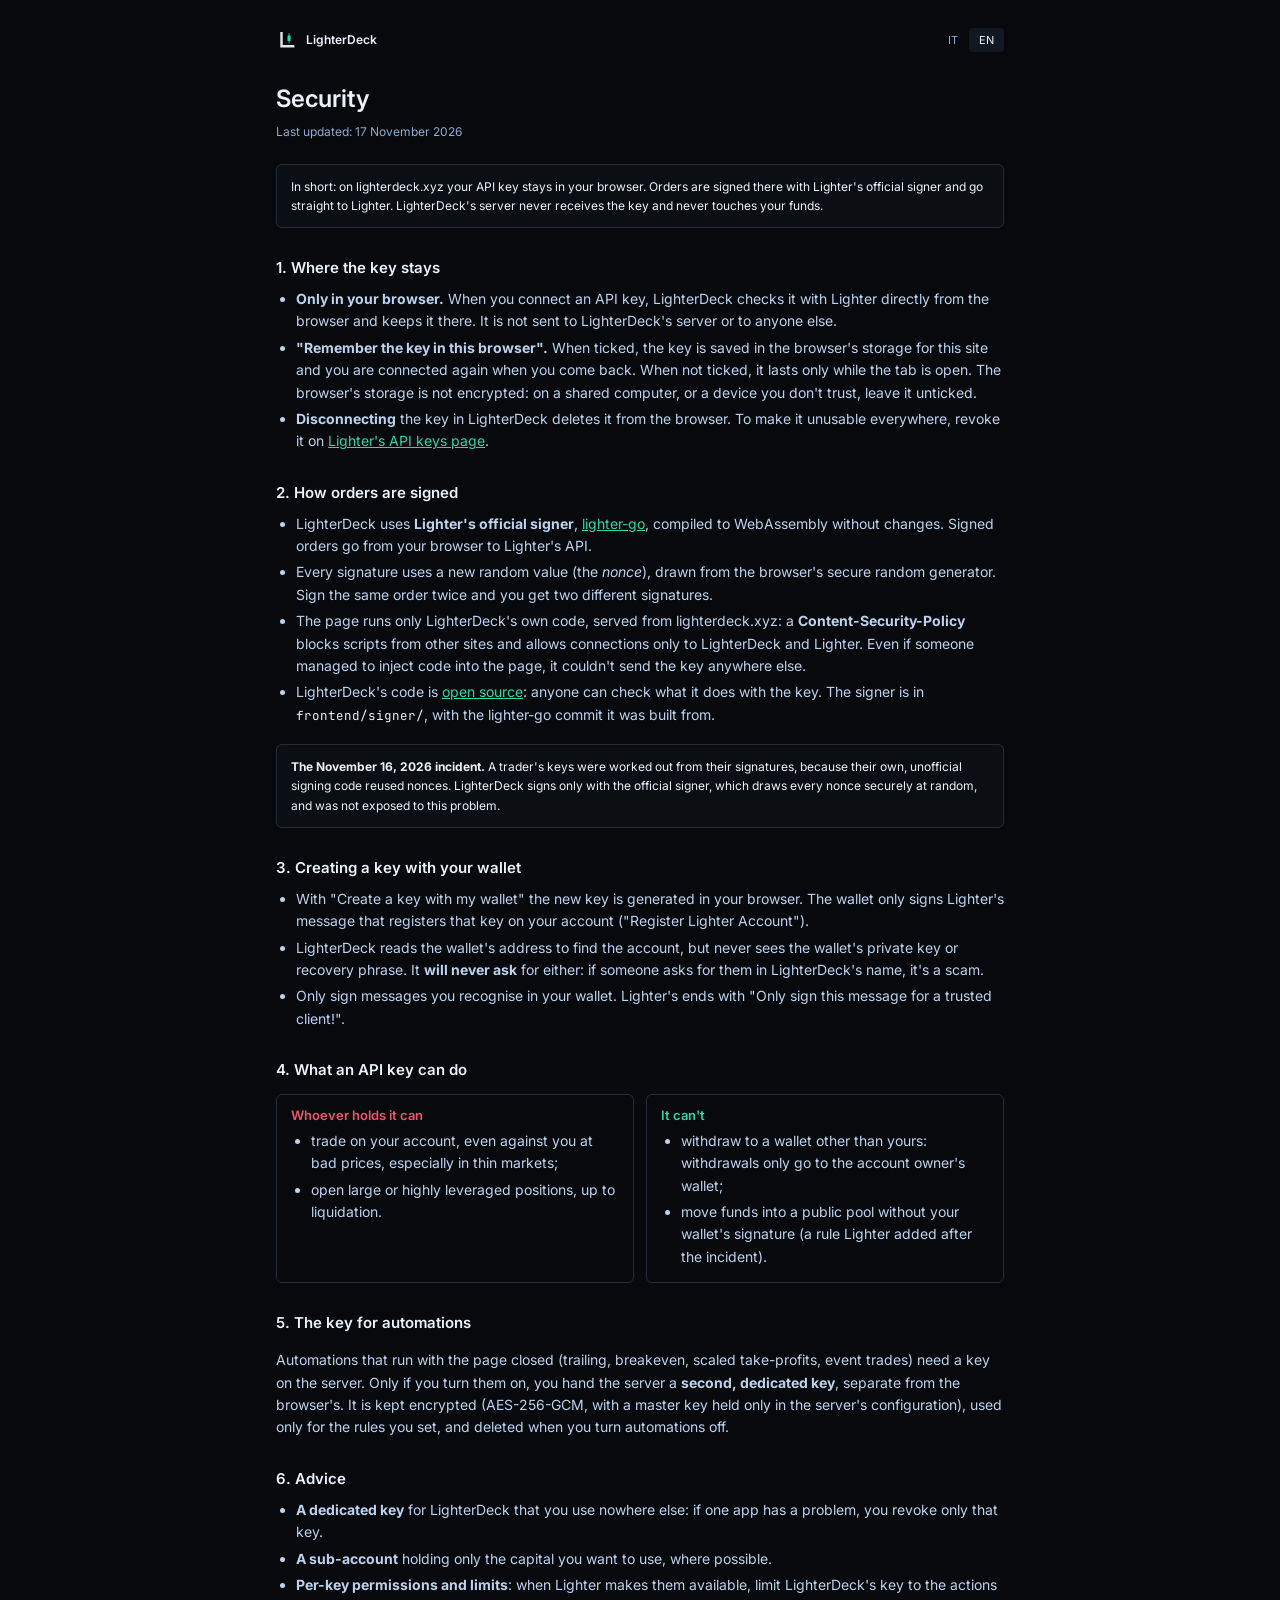
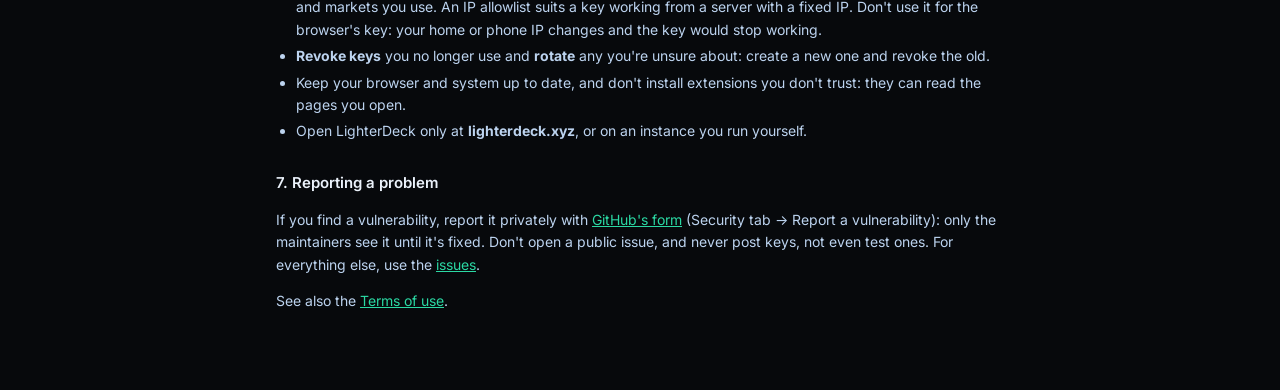
<file: frontend/security.html>
<!doctype html>
<html lang="it">
<head>
<meta charset="utf-8">
<meta name="viewport" content="width=device-width, initial-scale=1">
<title>Sicurezza · LighterDeck</title>
<meta name="description" content="Come LighterDeck tratta la tua API key di Lighter: dove resta, come firma gli ordini e cosa puoi fare per proteggerla.">
<meta name="theme-color" content="#07090c">
<link rel="icon" href="favicon.svg" type="image/svg+xml">
<link rel="preconnect" href="https://fonts.googleapis.com">
<link rel="preconnect" href="https://fonts.gstatic.com" crossorigin>
<link href="https://fonts.googleapis.com/css2?family=Inter:wght@400;500;600&family=JetBrains+Mono:wght@400;500&display=swap" rel="stylesheet">
<script>
  // the app's theme and language, so the page looks and reads like the rest of LighterDeck
  try { document.documentElement.dataset.theme = JSON.parse(localStorage.getItem("ld.theme")) || "ghiaccio"; }
  catch (e) { document.documentElement.dataset.theme = "ghiaccio"; }
  var LANG = "it";
  try { LANG = new URLSearchParams(location.search).get("lang") || JSON.parse(localStorage.getItem("ld.lang")) || (navigator.language || "").slice(0, 2); } catch (e) {}
  if (LANG !== "it") LANG = "en";
  document.documentElement.lang = LANG;
</script>
<link rel="stylesheet" href="style.css?v=160">
<style>
  html, body { height: auto; overflow: auto; }
  body { display: block; font-family: var(--ui); line-height: 1.6; }
  .terms { max-width: 760px; margin: 0 auto; padding: 28px 16px 64px; }
  .terms-top { display: flex; align-items: center; gap: 10px; margin-bottom: 28px; }
  .terms-top a.home { display: inline-flex; align-items: center; gap: 8px; color: var(--text); text-decoration: none; font-weight: 600; }
  .terms-top .grow { flex: 1; }
  .terms-top .seg button { padding: 4px 10px; }
  .terms h1 { font-size: 24px; margin: 0 0 4px; font-weight: 600; }
  .terms .date { color: var(--muted); font-size: 12px; margin: 0 0 22px; }
  .terms h2 { font-size: 15px; margin: 28px 0 8px; font-weight: 600; }
  .terms p, .terms li { color: var(--text-2); font-size: 14px; }
  .terms ul { padding-left: 20px; margin: 8px 0; }
  .terms li { margin: 4px 0; }
  .terms a { color: var(--green); }
  .terms code { font-family: var(--mono); font-size: 12.5px; color: var(--text); }
  .terms .box { margin: 18px 0; padding: 12px 14px; border: 1px solid var(--line-2); border-radius: var(--r); background: var(--surface); }
  .terms .can { display: grid; grid-template-columns: minmax(0, 1fr) minmax(0, 1fr); gap: 12px; margin: 12px 0; }
  .terms .can > div { padding: 10px 14px; border: 1px solid var(--line-2); border-radius: var(--r); }
  .terms .can h3 { margin: 0 0 4px; font-size: 13px; font-weight: 600; }
  .terms .can .yes h3 { color: var(--red); }
  .terms .can .no h3 { color: var(--green); }
  .terms .can ul { margin: 0; }
  @media (max-width: 640px) { .terms .can { grid-template-columns: minmax(0, 1fr); } }
  [data-l]:not([data-l="it"]) { display: none; }
  html[lang="en"] [data-l="it"] { display: none; }
  html[lang="en"] [data-l="en"] { display: block; }
</style>
</head>
<body>
<main class="terms">
  <div class="terms-top">
    <a class="home" href="/"><img src="logo.svg?v=1" alt="" width="22" height="22">LighterDeck</a>
    <div class="grow"></div>
    <div class="seg" id="langSeg"><button data-set="it">IT</button><button data-set="en">EN</button></div>
  </div>

  <!-- ================= italiano ================= -->
  <article data-l="it">
    <h1>Sicurezza</h1>
    <p class="date">Ultimo aggiornamento: 17 novembre 2026</p>

    <div class="box">In breve: su lighterdeck.xyz la tua API key resta nel tuo browser. Gli ordini vengono firmati lì con il firmatario ufficiale di Lighter e vanno direttamente a Lighter. Il server di LighterDeck non riceve mai la chiave e non tocca mai i tuoi fondi.</div>

    <h2>1. Dove resta la chiave</h2>
    <ul>
      <li><b>Solo nel tuo browser.</b> Quando colleghi una API key, LighterDeck la verifica con Lighter direttamente dal browser e la tiene lì. Non viene inviata al server di LighterDeck né a nessun altro.</li>
      <li><b>"Ricorda la chiave su questo browser".</b> Se la casella è spuntata, la chiave è salvata nella memoria del browser per questo sito e ritrovi il collegamento quando torni. Se non è spuntata, resta solo finché la scheda è aperta. La memoria del browser non è cifrata: su un computer condiviso, o se non ti fidi del dispositivo, togli la spunta.</li>
      <li><b>Scollegare</b> la chiave da LighterDeck la cancella dal browser. Per renderla inutilizzabile ovunque, revocala dalla <a href="https://app.lighter.xyz/apikeys" target="_blank" rel="noopener">pagina API keys di Lighter</a>.</li>
    </ul>

    <h2>2. Come vengono firmati gli ordini</h2>
    <ul>
      <li>LighterDeck usa il <b>firmatario ufficiale di Lighter</b>, <a href="https://github.com/elliottech/lighter-go" target="_blank" rel="noopener">lighter-go</a>, compilato in WebAssembly senza modifiche. Gli ordini firmati vanno dal tuo browser all'API di Lighter.</li>
      <li>Ogni firma usa un valore casuale nuovo (il <i>nonce</i>), generato con il generatore sicuro del browser. Se lo stesso ordine viene firmato due volte, le firme sono diverse.</li>
      <li>La pagina esegue solo il codice di LighterDeck, servito da lighterdeck.xyz: una <b>Content-Security-Policy</b> blocca gli script di altri siti e permette collegamenti solo a LighterDeck e a Lighter. Anche se qualcuno riuscisse a inserire del codice nella pagina, non potrebbe mandare la chiave altrove.</li>
      <li>Il codice di LighterDeck è <a href="https://github.com/telcoray/LighterDeck" target="_blank" rel="noopener">open source</a>: chiunque può controllare cosa fa con la chiave. Il firmatario è nella cartella <code>frontend/signer/</code>, con il commit di lighter-go da cui è compilato.</li>
    </ul>

    <div class="box"><b>L'incidente del 16 novembre 2026.</b> Le chiavi di un trader sono state ricavate dalle sue firme, perché il suo codice di firma, non ufficiale, riutilizzava i nonce. LighterDeck firma solo con il firmatario ufficiale, che genera ogni nonce in modo casuale e sicuro, e non era esposto a questo problema.</div>

    <h2>3. Creare una chiave con il wallet</h2>
    <ul>
      <li>Con "Crea una chiave con il wallet" la nuova chiave viene generata nel tuo browser. Il wallet firma soltanto il messaggio di Lighter che registra quella chiave sul tuo account ("Register Lighter Account").</li>
      <li>LighterDeck legge l'indirizzo del wallet per trovare l'account, ma non vede mai la chiave privata o la frase di recupero del wallet. <b>Non chiederà mai</b> né l'una né l'altra: se qualcuno te le chiede a nome di LighterDeck, è una truffa.</li>
      <li>Firma nel wallet solo messaggi che riconosci. Quello di Lighter termina con "Only sign this message for a trusted client!".</li>
    </ul>

    <h2>4. Cosa può fare una API key</h2>
    <div class="can">
      <div class="yes"><h3>Chi la ottiene può</h3>
        <ul>
          <li>fare trading sul tuo account, anche contro di te a prezzi sfavorevoli, soprattutto nei mercati poco liquidi;</li>
          <li>aprire posizioni grandi o con leva alta, fino alla liquidazione.</li>
        </ul>
      </div>
      <div class="no"><h3>Non può</h3>
        <ul>
          <li>prelevare verso un wallet diverso dal tuo: i prelievi vanno solo al wallet del proprietario dell'account;</li>
          <li>spostare fondi in un pool pubblico senza la firma del tuo wallet (regola introdotta da Lighter dopo l'incidente).</li>
        </ul>
      </div>
    </div>

    <h2>5. La chiave per le automazioni</h2>
    <p>Le automazioni che girano a pagina chiusa (trailing, breakeven, take-profit multipli, trade sugli eventi) hanno bisogno di una chiave sul server. Solo se le attivi, affidi al server una <b>seconda chiave dedicata</b>, diversa da quella del browser. È conservata cifrata (AES-256-GCM, con una chiave principale che sta solo nella configurazione del server), è usata solo per le regole che imposti e viene cancellata quando disattivi le automazioni.</p>

    <h2>6. Consigli</h2>
    <ul>
      <li><b>Una chiave dedicata</b> a LighterDeck, che non usi altrove: se un'app ha un problema, revochi solo quella.</li>
      <li><b>Un sub-account</b> con il solo capitale che vuoi usare, se possibile.</li>
      <li><b>Permessi e limiti per chiave</b>: quando Lighter li renderà disponibili, limita la chiave di LighterDeck alle azioni e ai mercati che usi. L'elenco di IP consentiti va bene per una chiave che lavora su un server con IP fisso. Non usarlo per la chiave nel browser: l'IP di casa o del telefono cambia e la chiave smetterebbe di funzionare.</li>
      <li><b>Revoca le chiavi</b> che non usi più e <b>ruota</b> quelle di cui non sei sicuro: ne crei una nuova e revochi la vecchia.</li>
      <li>Tieni aggiornati browser e sistema, e non installare estensioni di cui non ti fidi: possono leggere le pagine che apri.</li>
      <li>Apri LighterDeck solo da <b>lighterdeck.xyz</b>, o da un'istanza che gestisci tu.</li>
    </ul>

    <h2>7. Segnalare un problema</h2>
    <p>Se trovi una vulnerabilità, segnalala in privato con il <a href="https://github.com/telcoray/LighterDeck/security/advisories/new" target="_blank" rel="noopener">modulo di GitHub</a> (scheda Security → Report a vulnerability): la vedono solo i maintainer finché non è corretta. Non aprire una issue pubblica e non pubblicare mai chiavi, nemmeno di test. Per tutto il resto usa le <a href="https://github.com/telcoray/LighterDeck/issues" target="_blank" rel="noopener">issue</a>.</p>
    <p>Vedi anche i <a href="/terms">Termini d'uso</a>.</p>
  </article>

  <!-- ================= English ================= -->
  <article data-l="en">
    <h1>Security</h1>
    <p class="date">Last updated: 17 November 2026</p>

    <div class="box">In short: on lighterdeck.xyz your API key stays in your browser. Orders are signed there with Lighter's official signer and go straight to Lighter. LighterDeck's server never receives the key and never touches your funds.</div>

    <h2>1. Where the key stays</h2>
    <ul>
      <li><b>Only in your browser.</b> When you connect an API key, LighterDeck checks it with Lighter directly from the browser and keeps it there. It is not sent to LighterDeck's server or to anyone else.</li>
      <li><b>"Remember the key in this browser".</b> When ticked, the key is saved in the browser's storage for this site and you are connected again when you come back. When not ticked, it lasts only while the tab is open. The browser's storage is not encrypted: on a shared computer, or a device you don't trust, leave it unticked.</li>
      <li><b>Disconnecting</b> the key in LighterDeck deletes it from the browser. To make it unusable everywhere, revoke it on <a href="https://app.lighter.xyz/apikeys" target="_blank" rel="noopener">Lighter's API keys page</a>.</li>
    </ul>

    <h2>2. How orders are signed</h2>
    <ul>
      <li>LighterDeck uses <b>Lighter's official signer</b>, <a href="https://github.com/elliottech/lighter-go" target="_blank" rel="noopener">lighter-go</a>, compiled to WebAssembly without changes. Signed orders go from your browser to Lighter's API.</li>
      <li>Every signature uses a new random value (the <i>nonce</i>), drawn from the browser's secure random generator. Sign the same order twice and you get two different signatures.</li>
      <li>The page runs only LighterDeck's own code, served from lighterdeck.xyz: a <b>Content-Security-Policy</b> blocks scripts from other sites and allows connections only to LighterDeck and Lighter. Even if someone managed to inject code into the page, it couldn't send the key anywhere else.</li>
      <li>LighterDeck's code is <a href="https://github.com/telcoray/LighterDeck" target="_blank" rel="noopener">open source</a>: anyone can check what it does with the key. The signer is in <code>frontend/signer/</code>, with the lighter-go commit it was built from.</li>
    </ul>

    <div class="box"><b>The November 16, 2026 incident.</b> A trader's keys were worked out from their signatures, because their own, unofficial signing code reused nonces. LighterDeck signs only with the official signer, which draws every nonce securely at random, and was not exposed to this problem.</div>

    <h2>3. Creating a key with your wallet</h2>
    <ul>
      <li>With "Create a key with my wallet" the new key is generated in your browser. The wallet only signs Lighter's message that registers that key on your account ("Register Lighter Account").</li>
      <li>LighterDeck reads the wallet's address to find the account, but never sees the wallet's private key or recovery phrase. It <b>will never ask</b> for either: if someone asks for them in LighterDeck's name, it's a scam.</li>
      <li>Only sign messages you recognise in your wallet. Lighter's ends with "Only sign this message for a trusted client!".</li>
    </ul>

    <h2>4. What an API key can do</h2>
    <div class="can">
      <div class="yes"><h3>Whoever holds it can</h3>
        <ul>
          <li>trade on your account, even against you at bad prices, especially in thin markets;</li>
          <li>open large or highly leveraged positions, up to liquidation.</li>
        </ul>
      </div>
      <div class="no"><h3>It can't</h3>
        <ul>
          <li>withdraw to a wallet other than yours: withdrawals only go to the account owner's wallet;</li>
          <li>move funds into a public pool without your wallet's signature (a rule Lighter added after the incident).</li>
        </ul>
      </div>
    </div>

    <h2>5. The key for automations</h2>
    <p>Automations that run with the page closed (trailing, breakeven, scaled take-profits, event trades) need a key on the server. Only if you turn them on, you hand the server a <b>second, dedicated key</b>, separate from the browser's. It is kept encrypted (AES-256-GCM, with a master key held only in the server's configuration), used only for the rules you set, and deleted when you turn automations off.</p>

    <h2>6. Advice</h2>
    <ul>
      <li><b>A dedicated key</b> for LighterDeck that you use nowhere else: if one app has a problem, you revoke only that key.</li>
      <li><b>A sub-account</b> holding only the capital you want to use, where possible.</li>
      <li><b>Per-key permissions and limits</b>: when Lighter makes them available, limit LighterDeck's key to the actions and markets you use. An IP allowlist suits a key working from a server with a fixed IP. Don't use it for the browser's key: your home or phone IP changes and the key would stop working.</li>
      <li><b>Revoke keys</b> you no longer use and <b>rotate</b> any you're unsure about: create a new one and revoke the old.</li>
      <li>Keep your browser and system up to date, and don't install extensions you don't trust: they can read the pages you open.</li>
      <li>Open LighterDeck only at <b>lighterdeck.xyz</b>, or on an instance you run yourself.</li>
    </ul>

    <h2>7. Reporting a problem</h2>
    <p>If you find a vulnerability, report it privately with <a href="https://github.com/telcoray/LighterDeck/security/advisories/new" target="_blank" rel="noopener">GitHub's form</a> (Security tab → Report a vulnerability): only the maintainers see it until it's fixed. Don't open a public issue, and never post keys, not even test ones. For everything else, use the <a href="https://github.com/telcoray/LighterDeck/issues" target="_blank" rel="noopener">issues</a>.</p>
    <p>See also the <a href="/terms">Terms of use</a>.</p>
  </article>
</main>
<script>
  // IT / EN, remembered like the app's language
  var seg = document.getElementById("langSeg");
  function title() { document.title = document.documentElement.lang === "it" ? "Sicurezza · LighterDeck" : "Security · LighterDeck"; }
  function mark() { [].forEach.call(seg.children, function (b) { b.classList.toggle("active", b.dataset.set === document.documentElement.lang); }); }
  seg.onclick = function (e) {
    var b = e.target.closest("[data-set]");
    if (!b) return;
    document.documentElement.lang = b.dataset.set;
    try { localStorage.setItem("ld.lang", JSON.stringify(b.dataset.set)); } catch (x) {}
    title();
    mark();
  };
  title();
  mark();
</script>
</body>
</html>
</file>
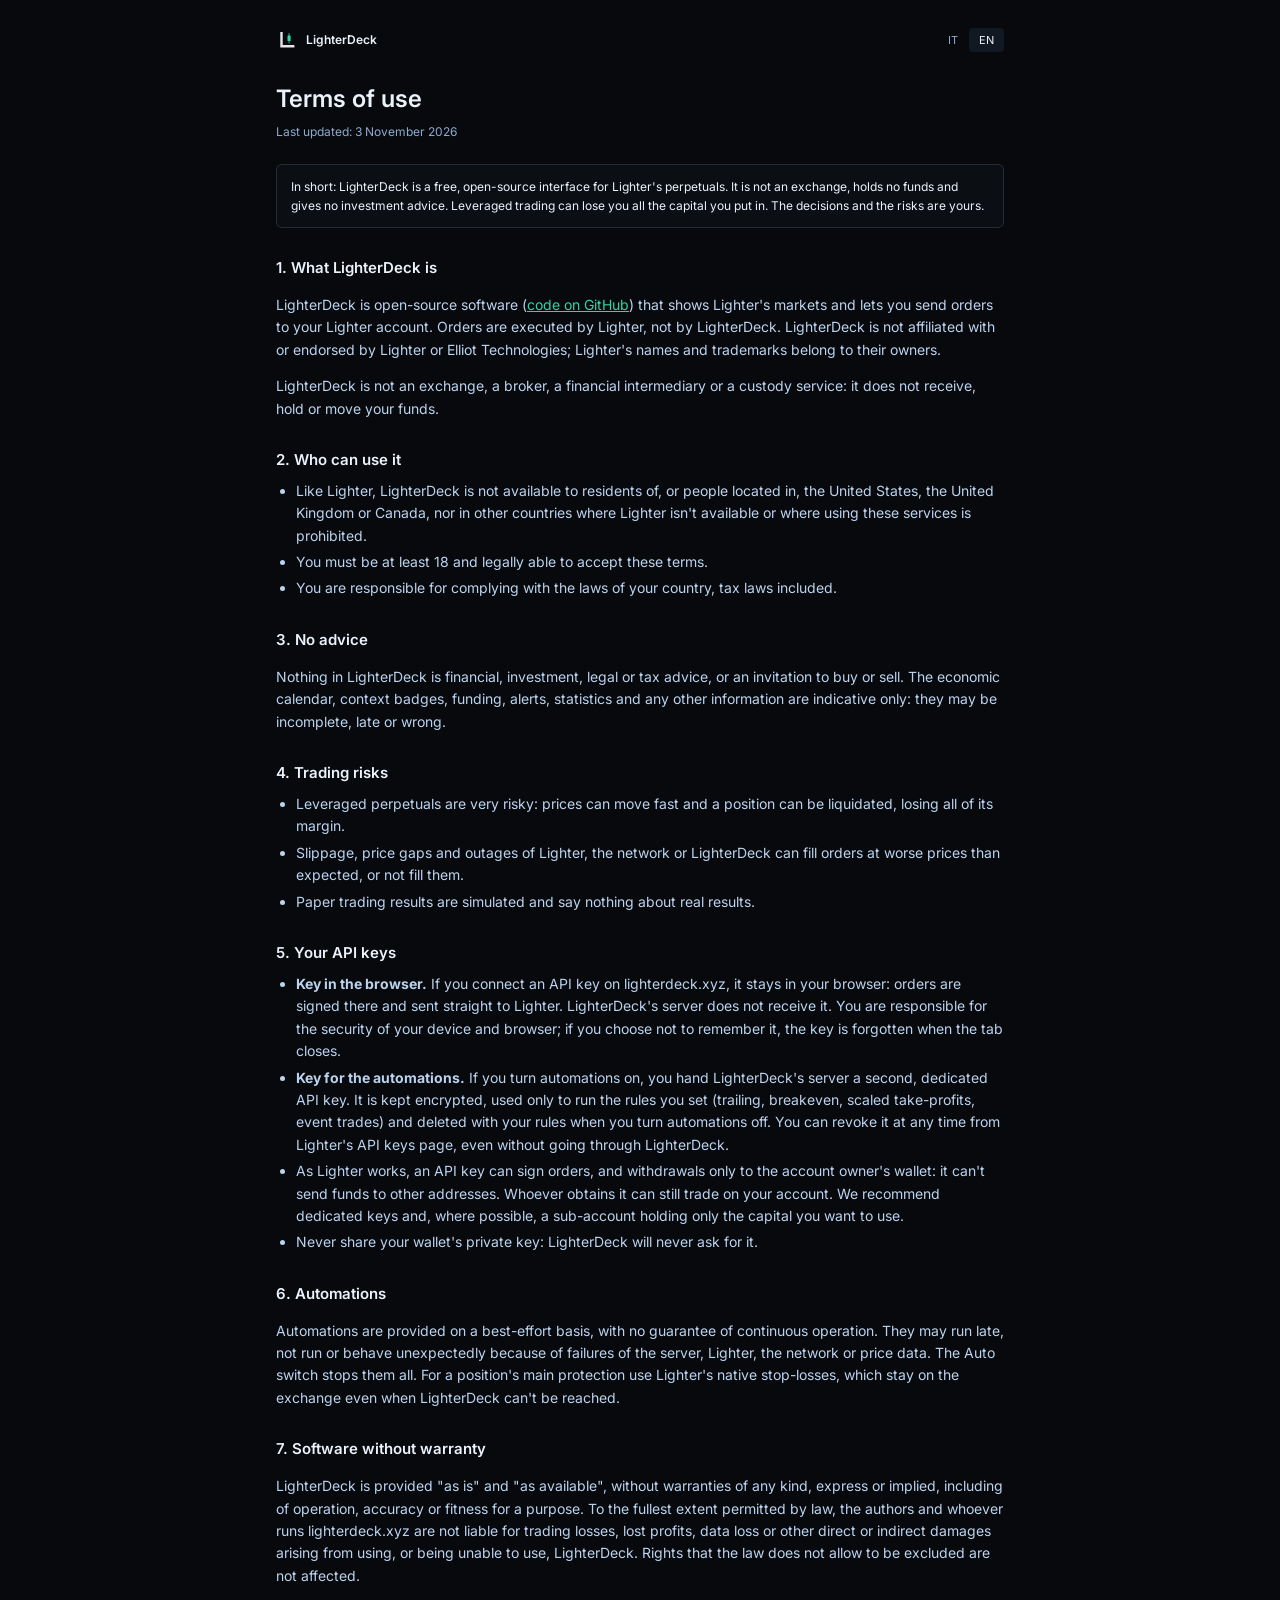
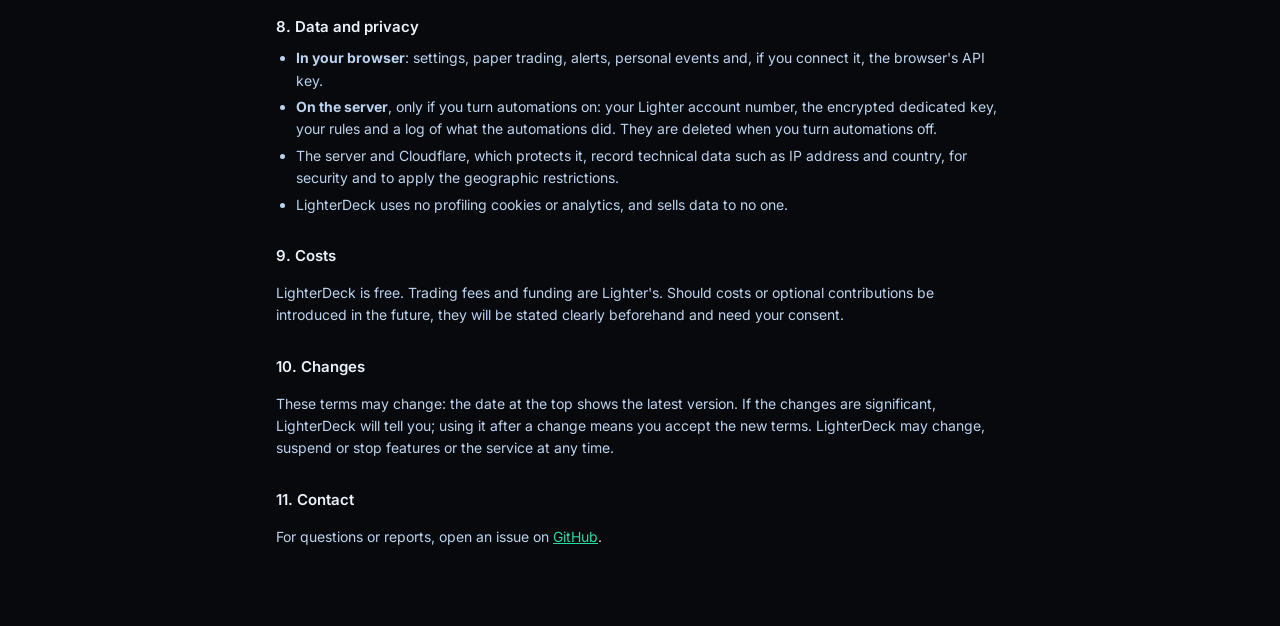
<file: frontend/terms.html>
<!doctype html>
<html lang="it">
<head>
<meta charset="utf-8">
<meta name="viewport" content="width=device-width, initial-scale=1">
<title>Termini d'uso · LighterDeck</title>
<meta name="theme-color" content="#07090c">
<link rel="icon" href="favicon.svg" type="image/svg+xml">
<link rel="preconnect" href="https://fonts.googleapis.com">
<link rel="preconnect" href="https://fonts.gstatic.com" crossorigin>
<link href="https://fonts.googleapis.com/css2?family=Inter:wght@400;500;600&family=JetBrains+Mono:wght@400;500&display=swap" rel="stylesheet">
<script>
  // the app's theme and language, so the page looks and reads like the rest of LighterDeck
  try { document.documentElement.dataset.theme = JSON.parse(localStorage.getItem("ld.theme")) || "ghiaccio"; }
  catch (e) { document.documentElement.dataset.theme = "ghiaccio"; }
  var LANG = "it";
  try { LANG = new URLSearchParams(location.search).get("lang") || JSON.parse(localStorage.getItem("ld.lang")) || (navigator.language || "").slice(0, 2); } catch (e) {}
  if (LANG !== "it") LANG = "en";
  document.documentElement.lang = LANG;
</script>
<link rel="stylesheet" href="style.css?v=160">
<style>
  html, body { height: auto; overflow: auto; }
  body { display: block; font-family: var(--ui); line-height: 1.6; }
  .terms { max-width: 760px; margin: 0 auto; padding: 28px 16px 64px; }
  .terms-top { display: flex; align-items: center; gap: 10px; margin-bottom: 28px; }
  .terms-top a.home { display: inline-flex; align-items: center; gap: 8px; color: var(--text); text-decoration: none; font-weight: 600; }
  .terms-top .grow { flex: 1; }
  .terms-top .seg button { padding: 4px 10px; }
  .terms h1 { font-size: 24px; margin: 0 0 4px; font-weight: 600; }
  .terms .date { color: var(--muted); font-size: 12px; margin: 0 0 22px; }
  .terms h2 { font-size: 15px; margin: 28px 0 8px; font-weight: 600; }
  .terms p, .terms li { color: var(--text-2); font-size: 14px; }
  .terms ul { padding-left: 20px; margin: 8px 0; }
  .terms li { margin: 4px 0; }
  .terms a { color: var(--green); }
  .terms .box { margin: 18px 0; padding: 12px 14px; border: 1px solid var(--line-2); border-radius: var(--r); background: var(--surface); }
  [data-l]:not([data-l="it"]) { display: none; }
  html[lang="en"] [data-l="it"] { display: none; }
  html[lang="en"] [data-l="en"] { display: block; }
</style>
</head>
<body>
<main class="terms">
  <div class="terms-top">
    <a class="home" href="/"><img src="logo.svg?v=1" alt="" width="22" height="22">LighterDeck</a>
    <div class="grow"></div>
    <div class="seg" id="langSeg"><button data-set="it">IT</button><button data-set="en">EN</button></div>
  </div>

  <!-- ================= italiano ================= -->
  <article data-l="it">
    <h1>Termini d'uso</h1>
    <p class="date">Ultimo aggiornamento: 3 novembre 2026</p>

    <div class="box">In breve: LighterDeck è un'interfaccia gratuita e open source per i perpetual di Lighter. Non è un exchange, non custodisce fondi e non dà consigli d'investimento. Il trading con leva può farti perdere tutto il capitale impegnato. Le decisioni e i rischi sono tuoi.</div>

    <h2>1. Cos'è LighterDeck</h2>
    <p>LighterDeck è un software open source (<a href="https://github.com/telcoray/LighterDeck" target="_blank" rel="noopener">codice su GitHub</a>) che mostra i mercati di Lighter e permette di inviare ordini al tuo account Lighter. Gli ordini vengono eseguiti da Lighter, non da LighterDeck. LighterDeck non è affiliato né approvato da Lighter o da Elliot Technologies; i nomi e i marchi di Lighter appartengono ai rispettivi titolari.</p>
    <p>LighterDeck non è un exchange, un broker, un intermediario finanziario né un servizio di custodia: non riceve, non detiene e non trasferisce i tuoi fondi.</p>

    <h2>2. Chi può usarlo</h2>
    <ul>
      <li>Come Lighter, LighterDeck non è disponibile per chi risiede o si trova negli Stati Uniti, nel Regno Unito o in Canada, né in altri paesi in cui Lighter non è disponibile o in cui l'uso di questi servizi è vietato.</li>
      <li>Devi avere almeno 18 anni e la capacità legale di accettare questi termini.</li>
      <li>Sei responsabile di rispettare le leggi del tuo paese, comprese quelle fiscali.</li>
    </ul>

    <h2>3. Nessuna consulenza</h2>
    <p>Nulla in LighterDeck è una consulenza finanziaria, d'investimento, legale o fiscale, né un invito a comprare o vendere. Calendario economico, badge di contesto, funding, alert, statistiche e qualsiasi altra informazione sono solo indicativi: possono essere incompleti, in ritardo o sbagliati.</p>

    <h2>4. Rischi del trading</h2>
    <ul>
      <li>I perpetual con leva sono molto rischiosi: i prezzi possono muoversi in fretta e una posizione può essere liquidata, con la perdita di tutto il margine.</li>
      <li>Slippage, gap di prezzo, interruzioni di Lighter, della rete o di LighterDeck possono far eseguire gli ordini a prezzi peggiori del previsto, o non farli eseguire.</li>
      <li>I risultati del paper trading sono simulati e non dicono nulla sui risultati reali.</li>
    </ul>

    <h2>5. Le tue API key</h2>
    <ul>
      <li><b>Chiave nel browser.</b> Se colleghi un'API key su lighterdeck.xyz, resta nel tuo browser: gli ordini vengono firmati lì e inviati direttamente a Lighter. Il server di LighterDeck non la riceve. Sei responsabile della sicurezza del tuo dispositivo e del browser; se scegli di non ricordarla, la chiave viene dimenticata alla chiusura della scheda.</li>
      <li><b>Chiave per le automazioni.</b> Se attivi le automazioni, affidi al server di LighterDeck una seconda API key dedicata. Viene conservata cifrata, usata solo per eseguire le regole che imposti (trailing, breakeven, take-profit multipli, trade sugli eventi) e cancellata insieme alle tue regole quando disattivi le automazioni. Puoi revocarla in qualsiasi momento dalla pagina API keys di Lighter, anche senza passare da LighterDeck.</li>
      <li>Secondo il funzionamento di Lighter, un'API key può firmare ordini e prelievi solo verso il wallet del proprietario dell'account: non può mandare fondi ad altri indirizzi. Chi la ottiene può però fare trading sul tuo account. Ti consigliamo di usare chiavi dedicate e, se possibile, un sub-account con il solo capitale che vuoi usare.</li>
      <li>Non condividere mai la chiave privata del tuo wallet: LighterDeck non te la chiederà mai.</li>
    </ul>

    <h2>6. Automazioni</h2>
    <p>Le automazioni sono fornite al meglio delle possibilità, senza garanzia di funzionamento continuo. Possono partire in ritardo, non partire o comportarsi in modo inatteso per guasti del server, di Lighter, della rete o dei dati di prezzo. Il pulsante Auto le ferma tutte. Per la protezione principale di una posizione usa gli stop-loss nativi di Lighter, che restano sull'exchange anche se LighterDeck non è raggiungibile.</p>

    <h2>7. Software senza garanzie</h2>
    <p>LighterDeck è fornito "così com'è" e "come disponibile", senza garanzie di alcun tipo, esplicite o implicite, comprese quelle di funzionamento, accuratezza o idoneità a uno scopo. Nei limiti massimi consentiti dalla legge, gli autori e chi gestisce lighterdeck.xyz non sono responsabili di perdite di trading, mancati guadagni, perdite di dati o altri danni diretti o indiretti derivanti dall'uso o dall'impossibilità di usare LighterDeck. Restano salvi i diritti che la legge non permette di escludere.</p>

    <h2>8. Dati e privacy</h2>
    <ul>
      <li><b>Nel tuo browser</b> restano le impostazioni, il paper trading, gli alert, gli eventi personali e, se la colleghi, l'API key del browser.</li>
      <li><b>Sul server</b>, solo se attivi le automazioni: il numero del tuo account Lighter, la chiave dedicata cifrata, le tue regole e un registro delle azioni delle automazioni. Vengono cancellati quando le disattivi.</li>
      <li>Il server e Cloudflare, che lo protegge, registrano dati tecnici come indirizzo IP e paese, per sicurezza e per applicare le restrizioni geografiche.</li>
      <li>LighterDeck non usa cookie di profilazione né strumenti di analisi, e non vende dati a nessuno.</li>
    </ul>

    <h2>9. Costi</h2>
    <p>LighterDeck è gratuito. Le commissioni di trading e il funding sono quelli di Lighter. Se in futuro verranno introdotti costi o contributi facoltativi, saranno indicati prima in modo chiaro e richiederanno il tuo consenso.</p>

    <h2>10. Modifiche</h2>
    <p>Questi termini possono cambiare: la data in alto indica l'ultima versione. Se le modifiche sono importanti, LighterDeck te lo segnalerà; continuando a usarlo dopo una modifica accetti i nuovi termini. LighterDeck può cambiare, sospendere o interrompere funzioni o il servizio in qualsiasi momento.</p>

    <h2>11. Contatti</h2>
    <p>Per domande o segnalazioni apri una issue su <a href="https://github.com/telcoray/LighterDeck/issues" target="_blank" rel="noopener">GitHub</a>.</p>
  </article>

  <!-- ================= English ================= -->
  <article data-l="en">
    <h1>Terms of use</h1>
    <p class="date">Last updated: 3 November 2026</p>

    <div class="box">In short: LighterDeck is a free, open-source interface for Lighter's perpetuals. It is not an exchange, holds no funds and gives no investment advice. Leveraged trading can lose you all the capital you put in. The decisions and the risks are yours.</div>

    <h2>1. What LighterDeck is</h2>
    <p>LighterDeck is open-source software (<a href="https://github.com/telcoray/LighterDeck" target="_blank" rel="noopener">code on GitHub</a>) that shows Lighter's markets and lets you send orders to your Lighter account. Orders are executed by Lighter, not by LighterDeck. LighterDeck is not affiliated with or endorsed by Lighter or Elliot Technologies; Lighter's names and trademarks belong to their owners.</p>
    <p>LighterDeck is not an exchange, a broker, a financial intermediary or a custody service: it does not receive, hold or move your funds.</p>

    <h2>2. Who can use it</h2>
    <ul>
      <li>Like Lighter, LighterDeck is not available to residents of, or people located in, the United States, the United Kingdom or Canada, nor in other countries where Lighter isn't available or where using these services is prohibited.</li>
      <li>You must be at least 18 and legally able to accept these terms.</li>
      <li>You are responsible for complying with the laws of your country, tax laws included.</li>
    </ul>

    <h2>3. No advice</h2>
    <p>Nothing in LighterDeck is financial, investment, legal or tax advice, or an invitation to buy or sell. The economic calendar, context badges, funding, alerts, statistics and any other information are indicative only: they may be incomplete, late or wrong.</p>

    <h2>4. Trading risks</h2>
    <ul>
      <li>Leveraged perpetuals are very risky: prices can move fast and a position can be liquidated, losing all of its margin.</li>
      <li>Slippage, price gaps and outages of Lighter, the network or LighterDeck can fill orders at worse prices than expected, or not fill them.</li>
      <li>Paper trading results are simulated and say nothing about real results.</li>
    </ul>

    <h2>5. Your API keys</h2>
    <ul>
      <li><b>Key in the browser.</b> If you connect an API key on lighterdeck.xyz, it stays in your browser: orders are signed there and sent straight to Lighter. LighterDeck's server does not receive it. You are responsible for the security of your device and browser; if you choose not to remember it, the key is forgotten when the tab closes.</li>
      <li><b>Key for the automations.</b> If you turn automations on, you hand LighterDeck's server a second, dedicated API key. It is kept encrypted, used only to run the rules you set (trailing, breakeven, scaled take-profits, event trades) and deleted with your rules when you turn automations off. You can revoke it at any time from Lighter's API keys page, even without going through LighterDeck.</li>
      <li>As Lighter works, an API key can sign orders, and withdrawals only to the account owner's wallet: it can't send funds to other addresses. Whoever obtains it can still trade on your account. We recommend dedicated keys and, where possible, a sub-account holding only the capital you want to use.</li>
      <li>Never share your wallet's private key: LighterDeck will never ask for it.</li>
    </ul>

    <h2>6. Automations</h2>
    <p>Automations are provided on a best-effort basis, with no guarantee of continuous operation. They may run late, not run or behave unexpectedly because of failures of the server, Lighter, the network or price data. The Auto switch stops them all. For a position's main protection use Lighter's native stop-losses, which stay on the exchange even when LighterDeck can't be reached.</p>

    <h2>7. Software without warranty</h2>
    <p>LighterDeck is provided "as is" and "as available", without warranties of any kind, express or implied, including of operation, accuracy or fitness for a purpose. To the fullest extent permitted by law, the authors and whoever runs lighterdeck.xyz are not liable for trading losses, lost profits, data loss or other direct or indirect damages arising from using, or being unable to use, LighterDeck. Rights that the law does not allow to be excluded are not affected.</p>

    <h2>8. Data and privacy</h2>
    <ul>
      <li><b>In your browser</b>: settings, paper trading, alerts, personal events and, if you connect it, the browser's API key.</li>
      <li><b>On the server</b>, only if you turn automations on: your Lighter account number, the encrypted dedicated key, your rules and a log of what the automations did. They are deleted when you turn automations off.</li>
      <li>The server and Cloudflare, which protects it, record technical data such as IP address and country, for security and to apply the geographic restrictions.</li>
      <li>LighterDeck uses no profiling cookies or analytics, and sells data to no one.</li>
    </ul>

    <h2>9. Costs</h2>
    <p>LighterDeck is free. Trading fees and funding are Lighter's. Should costs or optional contributions be introduced in the future, they will be stated clearly beforehand and need your consent.</p>

    <h2>10. Changes</h2>
    <p>These terms may change: the date at the top shows the latest version. If the changes are significant, LighterDeck will tell you; using it after a change means you accept the new terms. LighterDeck may change, suspend or stop features or the service at any time.</p>

    <h2>11. Contact</h2>
    <p>For questions or reports, open an issue on <a href="https://github.com/telcoray/LighterDeck/issues" target="_blank" rel="noopener">GitHub</a>.</p>
  </article>
</main>
<script>
  // IT / EN, remembered like the app's language
  var seg = document.getElementById("langSeg");
  function mark() { [].forEach.call(seg.children, function (b) { b.classList.toggle("active", b.dataset.set === document.documentElement.lang); }); }
  seg.onclick = function (e) {
    var b = e.target.closest("[data-set]");
    if (!b) return;
    document.documentElement.lang = b.dataset.set;
    try { localStorage.setItem("ld.lang", JSON.stringify(b.dataset.set)); } catch (x) {}
    document.title = b.dataset.set === "it" ? "Termini d'uso · LighterDeck" : "Terms of use · LighterDeck";
    mark();
  };
  document.title = document.documentElement.lang === "it" ? "Termini d'uso · LighterDeck" : "Terms of use · LighterDeck";
  mark();
</script>
</body>
</html>
</file>
<file: frontend/style.css>
:root {
  /* Grafite: the original neutral greys */
  --bg: #0a0b0d;
  --surface: #0e0f12;
  --raised: #14161a;
  --hover: #0d0e11;
  --line: #1b1d22;
  --line-2: #24272e;
  --line-3: #3a3f48;
  --chart-grid: #121418;
  --text: #e4e6ea;
  --text-2: #c3c7ce;
  --muted: #9aa0aa;
  --faint: #6b717c;
  --green: #2bd9a4;
  --green-ink: #04140f;
  --green-soft: rgba(43, 217, 164, .1);
  --red: #f2546d;
  --red-soft: rgba(242, 84, 109, .1);
  --amber: #e8b14a;
  --blue: #6aa8ff;
  --ui: "Inter", system-ui, -apple-system, "Segoe UI", sans-serif;
  --mono: "JetBrains Mono", ui-monospace, "Cascadia Mono", Consolas, monospace;
  --r: 6px;
  font-family: var(--ui);
  font-size: 12px;
  color-scheme: dark;
}
/* Champagne (default): warm black with gold-sand text instead of grey */
:root[data-theme="champagne"] {
  --bg: #0a0908;
  --surface: #100e0b;
  --raised: #1a1610;
  --hover: #13100c;
  --line: #221d16;
  --line-2: #2f281e;
  --line-3: #4d4232;
  --chart-grid: #16120d;
  --text: #f4eee3;
  --text-2: #e6d3ad;
  --muted: #bda67d;
  --faint: #7d6c51;
}
/* Fosforo: Grafite's background with phosphor-green text, like a classic terminal.
   The text greens are one family with the trading green, told apart by lightness. */
:root[data-theme="fosforo"] {
  /* one hue (156°, next to the trading green's 162°), only lightness changes */
  --text: #d8f8eb;
  --text-2: #87e8c1;
  --muted: #4dc796;
  --faint: #34795e;
  --line-3: #294c3e;
}
/* Classic: Lighter's own palette (sampled from app.lighter.xyz) */
:root[data-theme="classic"] {
  --bg: #131318;
  --surface: #18181d;
  --raised: #1f1f24;
  --hover: #1b1b21;
  --line: #232329;
  --line-2: #2a2a30;
  --line-3: #3d3d44;
  --chart-grid: #1b1b21;
  --text: #f3f3f3;
  --text-2: #c6c6c7;
  --muted: #a9abae;
  --faint: #6e7074;
  --green: #26e7a1;
  --green-ink: #05170f;
  --green-soft: rgba(38, 231, 161, .1);
  --red: #f05562;
  --red-soft: rgba(240, 85, 98, .1);
  --amber: #fdaa35;
  --blue: #6b91cd;
}
/* Ambra: the pro terminal look. Pure black, neutral grey panels; values in white, labels and secondary text
   in orange; bright green and red for up and down, a blue highlight for the selected item, yellow warnings */
:root[data-theme="ambra"] {
  --bg: #000000;
  --surface: #0b0b0b;
  --raised: #1d1d1d;
  --hover: #141414;
  --line: #1f1f1f;
  --line-2: #2c2c2c;
  --line-3: #4a4a4a;
  --chart-grid: #121212;
  --text: #f4f4f4;
  --text-2: #ffa028;
  --muted: #e08a1f;
  --faint: #8c5a1e;
  --green: #3ddc4a;
  --green-ink: #031405;
  --green-soft: rgba(61, 220, 74, .1);
  --red: #ff3b3b;
  --red-soft: rgba(255, 59, 59, .12);
  --amber: #ffd400;
  --blue: #2f6fd6;
}
/* the selected timeframe, page and layout get the terminal's blue highlight */
:root[data-theme="ambra"] :is(.seg button.active, .views button.active) { background: var(--blue); color: #fff; }
/* Ghiaccio: cool blue-black with ice-blue text */
:root[data-theme="ghiaccio"] {
  --bg: #07090c;
  --surface: #0b0e13;
  --raised: #121821;
  --hover: #0d1218;
  --line: #19202a;
  --line-2: #232d3a;
  --line-3: #3a4a5f;
  --chart-grid: #0f141b;
  --text: #ebf2fb;
  --text-2: #bcd3ef;
  --muted: #8eabd0;
  --faint: #586f8d;
}
* { box-sizing: border-box; }
html, body { margin: 0; height: 100%; background: var(--bg); color: var(--text); overflow: hidden; }
body { display: flex; flex-direction: column; -webkit-font-smoothing: antialiased; }
button, input, select { font: inherit; color: inherit; }
button { background: none; border: 0; padding: 0; cursor: pointer; }
input, select { background: var(--bg); border: 1px solid var(--line-2); border-radius: var(--r); padding: 7px 9px; width: 100%; outline: none; }
input:focus, select:focus { border-color: var(--line-3); }
/* placeholders in the theme's own muted text (the browser's grey ignores the theme and is too faint on dark ones) */
input::placeholder, textarea::placeholder { color: var(--muted); opacity: 1; }
input[type=number]::-webkit-inner-spin-button { -webkit-appearance: none; }
input[type=checkbox] { width: 12px; height: 12px; margin: 0; accent-color: var(--green); }
.hidden { display: none !important; }
.grow { flex: 1; }
.muted { color: var(--muted); }
.caps { text-transform: uppercase; letter-spacing: .08em; font-size: 9.5px; }
.num, .mono { font-family: var(--mono); font-variant-numeric: tabular-nums; }
.up { color: var(--green); } .down { color: var(--red); }
.r { text-align: right; }
.dot { display: inline-block; width: 6px; height: 6px; border-radius: 50%; background: var(--green); box-shadow: 0 0 0 3px var(--green-soft); }
.dot.off { background: var(--faint); box-shadow: none; }
.dot.warn { background: var(--amber); box-shadow: 0 0 0 3px rgba(232,177,74,.12); }
::-webkit-scrollbar { width: 8px; height: 8px; }
::-webkit-scrollbar-thumb { background: var(--line-2); border-radius: 8px; border: 2px solid transparent; background-clip: padding-box; }
::-webkit-scrollbar-track { background: transparent; }
::-webkit-scrollbar-corner { background: transparent; } /* where two bars meet: no white square */

/* ---------- top bar ---------- */
/* public site */
.pubbar { flex: none; display: flex; align-items: center; gap: 16px; min-height: 30px; padding: 5px 10px 5px 14px; background: var(--raised); border-bottom: 1px solid var(--line); font-size: 11.5px; color: var(--text-2); }
.pubbar .pub-text { flex: 1; min-width: 0; }
.pubbar b { color: var(--text); font-weight: 600; }
.pubbar a { color: var(--green); white-space: nowrap; text-decoration: none; }
.pubbar a:hover { text-decoration: underline; }
.pubbar .xbtn { width: 22px; height: 22px; border-radius: 4px; color: var(--muted); flex: none; }
.pubbar .xbtn:hover { color: var(--text); }
/* public site: no deck of its own; a browser key brings the tables back, its automations the Auto switch */
body.public:not(.browser-auto) #armedBtn, body.public [data-view="activity"],
body.public:not(.paper):not(.browser-key) #bottomSplit, body.public:not(.paper):not(.browser-key) #bottom { display: none !important; }
body.public:not(.paper):not(.browser-key):not(.live-first) #accountPill { cursor: default; }
body.paper [data-view="activity"] { display: none !important; }
.dot.paper { background: var(--amber); box-shadow: 0 0 6px var(--amber); }
.paper-reset { display: flex; align-items: center; gap: 8px; flex-wrap: wrap; margin: 4px 0 12px; font-size: 12px; color: var(--muted); }
.paper-reset #paperLive { margin-left: auto; }
.paper-reset .ghost { padding-left: 10px; padding-right: 10px; }
/* the indexes are found by themselves: tucked away for whoever wants to set them */
.key-adv { margin: 0 0 12px; }
/* what happens to the key, in three lines that read at a glance */
.key-points { list-style: none; margin: 0 0 14px; padding: 10px 12px; border: 1px solid var(--line-2); border-radius: var(--r); background: var(--surface); display: grid; gap: 5px; }
.key-points li { position: relative; padding-left: 18px; font-size: 11.5px; line-height: 1.45; color: var(--text-2); }
.key-points li::before { content: ""; position: absolute; left: 2px; top: 4px; width: 8px; height: 4px; border-left: 1.5px solid var(--green); border-bottom: 1.5px solid var(--green); transform: rotate(-45deg); }
.key-points b { color: var(--text); font-weight: 500; }
/* Verify and connect: quiet until what it needs is there, then solid green */
#keySubmit:not(.ready) { opacity: .55; }
#keySubmit.ready { background: var(--green); border-color: var(--green); color: var(--green-ink); font-weight: 600; }
#keySubmit.ready:hover { filter: brightness(1.06); }
.sb-keys { font: inherit; text-transform: inherit; color: var(--muted); background: none; border: 0; padding: 0; cursor: pointer; letter-spacing: .08em; }
.sb-keys:hover { color: var(--text); }
.hk-list { display: grid; grid-template-columns: auto 1fr; gap: 8px 14px; margin: 0; font-size: 12px; align-items: center; }
.hk-list dt { white-space: nowrap; }
.hk-list dd { margin: 0; color: var(--text-2); }
.hk-list kbd { display: inline-block; min-width: 20px; padding: 2px 6px; border: 1px solid var(--line-3); border-bottom-width: 2px; border-radius: 4px; background: var(--bg); font-family: var(--mono); font-size: 11px; text-align: center; color: var(--text); }
@media (hover: none) { .sb-keys { display: none; } }
/* the shortcut's key inside the control, faint; computers only */
@media (hover: hover) and (pointer: fine) {
  .sidesel button[data-key], .kindsel button[data-key], #tkExec[data-key], .qbtn button[data-key] { position: relative; }
  .sidesel button[data-key]::after, .kindsel button[data-key]::after, #tkExec[data-key]::after, .qbtn button[data-key]::after {
    content: attr(data-key); position: absolute; top: 50%; transform: translateY(-50%); right: 7px;
    font: 500 9px/1 var(--mono); padding: 2px 4px; border: 1px solid currentColor; border-radius: 3px; opacity: .45; pointer-events: none;
  }
  .kindsel button[data-key]::after { position: static; display: inline-block; transform: none; margin-left: 6px; vertical-align: 1px; }
  .qbtn button[data-key] { padding-right: 22px; }
  .qbtn button[data-key]::after { right: 4px; font-size: 8px; padding: 1px 3px; }
  #tkExec[data-key]::after { right: 12px; }
  .confirming[data-key]::after { display: none; }
  .qbtn button.confirming[data-key] { padding-right: 8px; }
}
.modal-veil { position: fixed; inset: 0; z-index: 19; background: rgba(0,0,0,.55); }
.res-text { margin: 0 0 14px; font-size: 12.5px; line-height: 1.5; color: var(--text-2); }
.res-actions { display: flex; gap: 8px; }
.res-actions > * { flex: 1; margin-top: 0; height: 34px; }
.res-no { border: 1px solid var(--line-2); border-radius: var(--r); color: var(--text-2); }
.geo-page { position: fixed; inset: 0; z-index: 30; display: grid; place-items: center; padding: 16px; background: var(--bg); }
.geo-card { max-width: 420px; text-align: center; }
.geo-card h2 { margin: 14px 0 8px; font-size: 18px; font-weight: 600; color: var(--text); }
.geo-card p { margin: 0; font-size: 13px; line-height: 1.55; color: var(--text-2); }
.pubbar .pub-short { display: none; }
@media (max-width: 640px) {
  .pubbar { position: relative; flex-wrap: wrap; gap: 2px 14px; padding-right: 36px; font-size: 11px; }
  .pubbar .pub-text { flex-basis: 100%; }
  .pubbar .xbtn { position: absolute; top: 4px; right: 8px; }
  .pubbar .pub-long { display: none; } .pubbar .pub-short { display: inline; }
}
.topbar { height: 44px; flex: none; display: flex; align-items: center; gap: 10px; padding: 0 14px; border-bottom: 1px solid var(--line); }
.logo { display: flex; align-items: center; gap: 8px; font-weight: 600; font-size: 14px; letter-spacing: -.01em; margin-right: 14px; color: var(--text); text-decoration: none; padding: 4px 6px; margin-left: -6px; border-radius: var(--r); }
.logo:hover { background: var(--raised); }
.logo svg { color: var(--green); }
.views { display: flex; gap: 2px; }
.views button { padding: 6px 11px; border-radius: var(--r); color: var(--text-2); }
.views button:hover { color: var(--text); }
.views button.active { background: var(--raised); color: var(--text); }
.pill { display: inline-flex; align-items: center; gap: 7px; height: 26px; padding: 0 10px; border: 1px solid var(--line-2); border-radius: 13px; font-size: 11px; color: var(--text-2); white-space: nowrap; }
.pill .dot { width: 5px; height: 5px; box-shadow: none; }
.kill { display: inline-flex; align-items: center; gap: 6px; height: 26px; padding: 0 10px; border: 1px solid var(--line-2); border-radius: 13px; font-size: 11px; color: var(--text-2); }
.kill:hover { border-color: var(--line-3); color: var(--text); }
.kill.on { border-color: rgba(242,84,109,.5); color: var(--red); background: var(--red-soft); }
.net { height: 26px; display: inline-flex; align-items: center; padding: 0 12px; border-radius: 13px; font-size: 12px; color: var(--text-2); border: 1px solid var(--line-2); background: transparent; }
.net.real { color: var(--green); border-color: color-mix(in srgb, var(--green) 45%, transparent); background: var(--green-soft); } /* orders are real */
button.net { cursor: default; font-family: inherit; }
.net-pick.switch button.net { cursor: pointer; }
.net-pick.switch button.net:not(.real, .testnet):hover { color: var(--text); border-color: var(--line-3); }
.net-pick.switch button.net::after { content: ""; width: 5px; height: 5px; margin-left: 7px; border-right: 1.3px solid currentColor; border-bottom: 1.3px solid currentColor; transform: translateY(-2px) rotate(45deg); opacity: .7; }
.net-menu { width: 240px; }
.net-menu .net-ico { width: 18px; height: 18px; border-radius: 50%; flex: none; }
.net.testnet { color: var(--blue); border-color: color-mix(in srgb, var(--blue) 45%, transparent); background: color-mix(in srgb, var(--blue) 8%, transparent); }

/* ---------- ticker ---------- */
.ticker { height: 32px; flex: none; display: flex; align-items: center; gap: 4px; padding: 0 10px 0 6px; border-bottom: 1px solid var(--line); }
.ticker-items { display: flex; gap: 2px; overflow-x: auto; scrollbar-width: none; }
.tk { display: inline-flex; gap: 8px; align-items: baseline; padding: 4px 9px; border-radius: 4px; white-space: nowrap; font-size: 11px; }
.tk:hover { background: var(--raised); }
.tk.active { background: var(--raised); box-shadow: inset 0 0 0 1px var(--line-2); }
.tk.dragging { position: relative; z-index: 2; background: var(--raised); box-shadow: inset 0 0 0 1px var(--line-3), 0 6px 18px rgba(0,0,0,.45); cursor: grabbing; }
body.reordering { cursor: grabbing; user-select: none; }
/* a touch screen: holding a favourite picks it up, so no text selection or link menu on it */
.tk { -webkit-touch-callout: none; -webkit-user-select: none; user-select: none; }
.tk b { font-weight: 500; color: var(--text); }
.tk .num { color: var(--text-2); }
.tk .chg { font-family: var(--mono); font-size: 10.5px; }

/* ---------- views ---------- */
.view { flex: 1; min-height: 0; }
.trade { display: flex; height: 100%; }
.work { flex: 1; min-width: 0; display: flex; flex-direction: column; position: relative; }

.marketbar { height: 52px; flex: none; display: flex; align-items: center; gap: 28px; padding: 0 14px; border-bottom: 1px solid var(--line); overflow-x: auto; scrollbar-width: none; }
.mkt-spread { flex: none; height: 24px; padding: 0 9px; margin-left: -18px; border-radius: 12px; border: 1px solid var(--line-2); color: var(--muted); font-size: 11px; white-space: nowrap; }
.mkt-spread:hover { color: var(--text); border-color: var(--line-3); }
/* on a phone the market bar keeps the name and the price: spreads are in the market picker's Spread tab */
@media (max-width: 640px) { #mktSpread, #mktSelect .tag { display: none !important; } } /* every market here is a perpetual */
/* the market's name on a phone: as much room after the arrow as before the icon (the bar's 14px) */
@media (max-width: 640px) { .marketbar #mktSelect { margin-right: -14px; } }
@media (max-width: 420px) { .marketbar #mktSelect { margin-right: -10px; } }
.pk-base { display: flex; align-items: center; justify-content: space-between; gap: 8px; padding: 8px 14px; background: color-mix(in srgb, var(--blue) 10%, transparent); color: var(--text-2); font-size: 12px; border-bottom: 1px solid var(--line); }
.pk-base b { color: var(--text); }
.pk-row .zhot { color: var(--amber); }
.mkt-select { display: inline-flex; align-items: center; gap: 8px; padding: 6px 8px 6px 6px; margin-left: -6px; border-radius: var(--r); font-size: 14px; color: var(--text-2); }
.mkt-select:hover { background: var(--raised); }
.mkt-select b { color: var(--text); font-weight: 600; }
.mk-ico { width: 20px; height: 20px; border-radius: 50%; display: grid; place-items: center; background: var(--raised); border: 1px solid var(--line-2); font-size: 10px; font-weight: 600; color: var(--text); }
.tag { font-size: 9px; letter-spacing: .06em; padding: 2px 5px; border-radius: 3px; background: var(--raised); color: var(--muted); border: 1px solid var(--line-2); }
.stat { display: flex; flex-direction: column; gap: 3px; white-space: nowrap; }
.stat label { font-size: 9.5px; text-transform: uppercase; letter-spacing: .08em; color: var(--muted); }
.stat span { font-family: var(--mono); font-size: 12px; color: var(--text); }
.stat span.up { color: var(--green); } .stat span.down { color: var(--red); } .stat span.warn { color: var(--amber); } /* the 24h change; a high funding */
.stat-btn { text-align: left; cursor: pointer; margin: -5px -8px; padding: 5px 8px; border-radius: 6px; }
.stat-btn label { cursor: pointer; }
.stat-btn:hover, .stat-btn.open { background: var(--raised); }
.stat-btn .stat-val { display: inline-flex; align-items: center; gap: 5px; }
.stat-btn svg { color: var(--muted); transition: transform .15s; }
.stat-btn.open svg { transform: rotate(180deg); }
/* funding details, opened from the market bar */
.fund-pop { position: absolute; top: 56px; left: 14px; z-index: 16; width: min(620px, calc(100% - 28px)); padding: 14px 16px 12px; background: var(--surface); border: 1px solid var(--line-2); border-radius: 10px; box-shadow: 0 20px 50px rgba(0,0,0,.5); }
.fund-head { display: flex; align-items: center; justify-content: space-between; margin-bottom: 10px; }
.fund-head .xbtn { width: 24px; height: 24px; border-radius: 4px; color: var(--muted); }
.fund-head .xbtn:hover { color: var(--text); background: var(--raised); }
.fund-stats { display: grid; grid-template-columns: repeat(3, minmax(0, 1fr)); gap: 10px 18px; margin: 0 0 14px; }
.fund-stats dt { font-size: 9.5px; text-transform: uppercase; letter-spacing: .08em; color: var(--muted); }
.fund-stats dd { margin: 3px 0 0; font-family: var(--mono); font-size: 12.5px; color: var(--text); font-variant-numeric: tabular-nums; }
.fund-stats dd.up { color: var(--green); } .fund-stats dd.down { color: var(--red); }
.fund-hist-head { display: flex; align-items: center; justify-content: space-between; margin-bottom: 6px; }
.fund-hist-head .seg button.active { color: var(--text); background: var(--raised); }
.fund-chart { height: 220px; }
/* one line: the keys on the left, the sign rule on the right, on the same baseline */
.fund-legend { display: flex; flex-wrap: nowrap; align-items: center; gap: 6px 16px; margin-top: 10px; font-size: 10.5px; line-height: 14px; color: var(--text-2); white-space: nowrap; }
.fund-legend > span { display: inline-flex; align-items: center; }
.fund-legend .sw { display: inline-block; width: 9px; height: 9px; border-radius: 2px; margin-right: 5px; }
.fund-legend .sw.rate { background: var(--green); } .fund-legend .sw.cum { background: var(--muted); }
.fund-legend .muted { margin-left: auto; }
@media (max-width: 640px) { .fund-stats { grid-template-columns: repeat(2, minmax(0, 1fr)); } .fund-legend { flex-wrap: wrap; } }

.toolbar { height: 36px; flex: none; display: flex; align-items: center; gap: 8px; padding: 0 10px; border-bottom: 1px solid var(--line); }
.seg { display: flex; gap: 1px; }
.seg button { height: 24px; min-width: 28px; padding: 0 7px; border-radius: 4px; color: var(--muted); font-size: 11px; }
.seg button:hover { color: var(--text); }
.seg button.active { background: var(--raised); color: var(--text); }
/* timeframes: readable at a glance, like the exchange's own toolbar */
.tfs button { height: 26px; min-width: 32px; padding: 0 8px; color: var(--text-2); font-size: 12.5px; font-weight: 500; }
.tfs button.active { background: var(--raised); color: var(--text); box-shadow: inset 0 0 0 1px var(--line-2); }
.layouts button { color: var(--text-2); }
.layouts svg, .tool svg { width: 14px; height: 14px; fill: none; stroke: currentColor; stroke-width: 1.2; }
.layouts button { display: grid; place-items: center; }
.sep { width: 1px; height: 16px; background: var(--line-2); margin: 0 4px; }
.tool { display: inline-flex; align-items: center; gap: 6px; height: 24px; padding: 0 8px; border-radius: 4px; color: var(--muted); font-size: 11px; }
.tool:hover, .tool.active { color: var(--text); background: var(--raised); }
.live { display: inline-flex; align-items: center; gap: 7px; color: var(--green); font-size: 11px; }
.live .dot { width: 5px; height: 5px; box-shadow: none; }
/* a narrow chart column (a computer window just above the phone layout): icons only, then a second line */
.toolbar.tb-icons .sep, .toolbar.tb-icons #elBtn > span, .toolbar.tb-icons #obToggle > span, .toolbar.tb-icons #tapeToggle > span { display: none; }
.toolbar.tb-wrap { height: auto; flex-wrap: wrap; row-gap: 4px; padding: 6px 10px; }
.toolbar.tb-wrap .tfs { flex-wrap: wrap; }

/* ---------- charts ---------- */
.stage { flex: 1; min-height: 0; display: flex; }
.charts { flex: 1; min-width: 0; display: grid; gap: 1px; background: var(--line); }
/* while the page loads (html.booting, until app.js has the markets): a spinner, not empty boxes and dashes */
html.booting .charts { position: relative; background: var(--bg); }
html.booting .charts::after { content: ""; position: absolute; left: 50%; top: 50%; width: 22px; height: 22px; margin: -11px 0 0 -11px;
  border: 2px solid var(--line); border-top-color: var(--muted); border-radius: 50%; animation: boot-spin .8s linear infinite; }
@keyframes boot-spin { to { transform: rotate(360deg); } }
html.booting .marketbar .stat > span, html.booting .marketbar .stat-val, html.booting .equity { visibility: hidden; }
.charts.l1 { grid-template: 1fr / 1fr; }
.charts.l2v { grid-template: 1fr / 1fr 1fr; }
.charts.l2h { grid-template: 1fr 1fr / 1fr; }
.charts.l4 { grid-template: 1fr 1fr / 1fr 1fr; }
.panel { position: relative; background: var(--bg); min-width: 0; min-height: 0; overflow: hidden; }
.panel::after { content: ""; position: absolute; inset: 0; pointer-events: none; border: 1px solid transparent; z-index: 3; transition: border-color .15s; }
.charts:not(.l1) .panel.active::after { border-color: rgba(43,217,164,.45); }
.panel .chart { position: absolute; inset: 0; }
.legend { position: absolute; top: 8px; left: 12px; right: 84px; z-index: 2; display: flex; align-items: center; gap: 10px; font-size: 12px; pointer-events: none; white-space: nowrap; overflow: hidden; }
.legend .ohlc { overflow: hidden; text-overflow: ellipsis; min-width: 0; }
/* navigation bar, bottom centre of a chart, shown while the pointer is over it: zoom, scroll in time, refresh */
.chart-nav { position: absolute; left: 50%; bottom: 40px; z-index: 3; display: flex; gap: 6px; transform: translateX(-50%);
  opacity: 0; pointer-events: none; transition: opacity .15s; }
.panel:hover .chart-nav, .panel.nav-show .chart-nav, .chart-nav:focus-within { opacity: 1; pointer-events: auto; }
.chart-nav button { width: 30px; height: 30px; display: grid; place-items: center; border-radius: 6px; color: var(--text-2);
  background: color-mix(in srgb, var(--raised) 88%, transparent); box-shadow: 0 1px 4px rgba(0, 0, 0, .35); touch-action: manipulation; }
.chart-nav button:hover { color: var(--text); background: var(--line-2); }
.chart-nav .nav-reset { margin-left: 8px; }
.chart-nav.small { gap: 4px; }
.chart-nav.small button { width: 24px; height: 24px; border-radius: 5px; }
.chart-nav.small .nav-reset { margin-left: 4px; }
.chart-nav.small svg { width: 13px; height: 13px; }
.chart-nav.tiny [data-nav="left"], .chart-nav.tiny [data-nav="right"] { display: none; }
.chart-nav svg { width: 15px; height: 15px; fill: none; stroke: currentColor; stroke-width: 1.6; stroke-linecap: round; stroke-linejoin: round; }
.nav-reset.spin svg { animation: chart-reset-spin .5s ease-out; }
@keyframes chart-reset-spin { to { transform: rotate(360deg); } }
.legend .ttl { color: var(--text-2); font-size: 13px; pointer-events: auto; cursor: pointer; }
.legend .ttl b { color: var(--text); font-weight: 500; }
.legend .ttl:hover b { color: var(--green); }
.legend .ohlc { font-family: var(--mono); font-size: 11px; color: var(--muted); }
.legend .ohlc span { margin-right: 6px; }
.legend .ohlc em { font-style: normal; }
.legend .zval { margin-left: 8px; color: var(--muted); }
.legend .zval b { color: var(--text-2); font-weight: 500; }
.legend .zval b.hot { color: var(--amber); }
/* a spread's logo: the two markets' circles overlapping on the diagonal, the first on top (top-left) with a thin ring that parts it from the second (bottom-right) */
.pair-ico { display: inline-grid; flex: none; align-self: center; }
.pair-ico > .mk-ico { grid-area: 1 / 1; }
.pair-ico > .mk-ico:first-child { z-index: 1; transform: translate(-21%, -21%) scale(.72); box-shadow: 0 0 0 1.5px var(--bg); }
.pair-ico > .mk-ico:last-child { transform: translate(21%, 21%) scale(.72); }
.ctx-badges { display: flex; align-items: center; gap: 6px; flex: none; }
.ctx-badges:empty { display: none; }
.chart-ctx { position: absolute; top: 32px; left: 12px; right: 84px; z-index: 2; flex-wrap: wrap; }
.ctx { height: 22px; padding: 0 8px; border-radius: 11px; border: 1px solid var(--line-2); background: var(--surface); color: var(--text-2); font-size: 10.5px; white-space: nowrap; cursor: default; }
.ctx[data-go="funding"], .ctx[data-go="calendar"] { cursor: pointer; }
.ctx.warn { color: var(--amber); border-color: color-mix(in srgb, var(--amber) 35%, transparent); }
.ctx.warn.hot { background: color-mix(in srgb, var(--amber) 12%, transparent); }
.ctx.bad { color: var(--red); border-color: color-mix(in srgb, var(--red) 35%, transparent); background: var(--red-soft); }
.ctx.info { color: var(--blue); border-color: color-mix(in srgb, var(--blue) 30%, transparent); }
.chart-ctx .ctx { height: 19px; padding: 0 7px; font-size: 10px; }
.legend .dot { width: 6px; height: 6px; box-shadow: 0 0 0 3px var(--green-soft); }

/* ---------- order book ---------- */
.book { width: 220px; flex: none; border-left: 1px solid var(--line); display: flex; flex-direction: column; font-family: var(--mono); font-size: 11px; }
.book-head { display: grid; grid-template-columns: repeat(3, minmax(0, 1fr)); column-gap: 8px; padding: 8px 10px; color: var(--muted); font-family: var(--ui); font-size: 9.5px; text-transform: uppercase; letter-spacing: .08em; border-bottom: 1px solid var(--line); }
.book-head span:not(:first-child), .lvl span:not(:first-child) { text-align: right; }
.book-side { flex: 1; min-height: 0; display: flex; flex-direction: column; overflow: hidden; }
.book-side.asks { justify-content: flex-end; }
.lvl { position: relative; display: grid; grid-template-columns: repeat(3, minmax(0, 1fr)); column-gap: 8px; padding: 2px 10px; line-height: 16px; }
.lvl i { position: absolute; top: 1px; bottom: 1px; right: 0; opacity: .14; }
.asks .lvl span:first-child { color: var(--red); } .asks .lvl i { background: var(--red); }
.bids .lvl span:first-child { color: var(--green); } .bids .lvl i { background: var(--green); }
.lvl span { position: relative; color: var(--text-2); }
.book-mid { padding: 7px 10px; border-block: 1px solid var(--line); font-size: 13px; color: var(--text); display: flex; justify-content: space-between; }
.book-mid small { color: var(--muted); font-size: 10px; align-self: center; }
/* the book's controls: the view on the left, the size unit and the price grouping as small menus on the right */
.book-ctl { position: relative; display: flex; align-items: center; gap: 2px; padding: 6px 6px 6px 8px; border-bottom: 1px solid var(--line); font-family: var(--ui); }
.book-views { display: flex; gap: 2px; margin-right: auto; }
.book-views button { display: flex; flex-direction: column; justify-content: center; gap: 2px; width: 22px; height: 22px; padding: 0 4px; border-radius: 4px; opacity: .5; }
.book-views button i { display: block; height: 4px; border-radius: 1px; }
.book-views button i.a { background: var(--red); }
.book-views button i.b { background: var(--green); }
.book-views button:hover { opacity: .8; }
.book-views button.active { opacity: 1; background: var(--raised); }
.book-dd { display: inline-flex; align-items: center; gap: 3px; min-width: 0; height: 22px; padding: 0 4px; border-radius: 4px; color: var(--text-2); font-family: var(--mono); font-size: 10.5px; }
.book-dd span { max-width: 64px; overflow: hidden; text-overflow: ellipsis; white-space: nowrap; }
.book-dd svg { flex: none; width: 9px; height: 9px; fill: none; stroke: currentColor; stroke-width: 1.4; }
.book-dd:hover { color: var(--text); background: var(--raised); }
.book-menu { position: absolute; top: calc(100% - 2px); z-index: 20; min-width: 110px; padding: 4px; background: var(--surface); border: 1px solid var(--float-border); border-radius: 8px; box-shadow: var(--float-shadow); }
.book-menu button { display: flex; justify-content: space-between; align-items: center; gap: 12px; width: 100%; height: 26px; padding: 0 8px; border-radius: 5px; color: var(--text-2); font-family: var(--mono); font-size: 11px; text-align: left; }
.book-menu button:hover { background: var(--raised); color: var(--text); }
.book-menu button.on { color: var(--text); }
.book-menu b { font-weight: 400; color: var(--text-2); }
/* the trades panel */
.trade-list { flex: 1; min-height: 0; overflow: hidden; padding-top: 2px; }
.lvl.tr.buy span:first-child { color: var(--green); }
.lvl.tr.sell span:first-child { color: var(--red); }
.lvl.tr.liq { background: color-mix(in srgb, var(--amber) 8%, transparent); }
.trade-none { padding: 14px 10px; color: var(--muted); font-family: var(--ui); font-size: 11px; }
/* one side only: it takes the whole column */
.book[data-view="bids"] .book-side.asks, .book[data-view="asks"] .book-side.bids { display: none; }

/* ---------- bottom tables ---------- */
.bottom { height: var(--bottom-h, 160px); flex: none; border-top: 1px solid var(--line); display: flex; flex-direction: column; }
/* an empty tab: just the tabs and its one line (fitBottomEmpty in app.js); nothing to drag either */
.bottom.is-empty { height: auto; }
.bottom.is-empty .empty { padding: 10px 14px 12px; }
.hsplit.is-empty { pointer-events: none; }
/* the arrow that folds the bottom panel down to its tab row */
.bottom .subtabs .bt-fold { align-self: center; padding: 4px 5px; margin: 0 -5px 0 0; border: 0; border-radius: 3px; color: var(--text-2); line-height: 0; }
.bottom .subtabs .bt-fold:hover { color: var(--text); background: var(--raised); }
.bt-fold svg { width: 13px; height: 13px; fill: none; stroke: currentColor; stroke-width: 1.5; stroke-linecap: round; stroke-linejoin: round; transition: transform .15s; }
.bottom.folded .bt-fold svg { transform: rotate(180deg); }
.bottom.folded { height: auto; }
.bottom.folded > .btab { display: none; }
.bottom.folded .subtabs { border-bottom: 0; }
.bottom.folded .subtabs button.active { border-color: transparent; }
.hsplit.folded { pointer-events: none; }
@media (max-width: 860px) { .bt-fold { display: none; } }
/* draggable divider between the charts and the bottom tables */
.hsplit { flex: none; position: relative; z-index: 4; height: 7px; margin: -3px 0 -4px; cursor: row-resize; touch-action: none; }
.hsplit::after { content: ""; position: absolute; left: 0; right: 0; top: 3px; height: 1px; background: transparent; transition: background .15s; }
.hsplit:hover::after, .hsplit.drag::after { height: 2px; top: 2px; background: var(--line-3); }
body.resizing { cursor: row-resize; user-select: none; }
.subtabs { display: flex; gap: 18px; padding: 0 14px; border-bottom: 1px solid var(--line); flex: none; }
.subtabs button { padding: 10px 0 9px; color: var(--muted); border-bottom: 1px solid transparent; margin-bottom: -1px; }
.subtabs button:hover { color: var(--text-2); }
.subtabs button.active { color: var(--text); border-color: var(--text); }
.subtabs.small { gap: 14px; padding: 0; margin-bottom: 10px; }
.subtabs.small button { padding: 7px 0; font-size: 11px; }
/* the bottom panel, a little more compact */
.bottom .subtabs button { padding: 7px 0 6px; }
.btab .table { --pad-x: 6px; }
.btab .table th:first-child, .btab .table td:first-child { padding-left: 14px; } /* in line with the tabs */
.btab .table:not(.wide) .qbtn button, .btab .table:not(.wide) .qbtn button[data-key] { padding: 0 6px; }
.btab .table:not(.wide) .qbtn button[data-key]::after { display: none; } /* the key stays in the tooltip: the row fits a narrower window */
/* a wide panel: side and margin on the market's line, PnL $ and % on one line, Reverse in full, keys shown */
#btab-positions .table th.r { text-align: left; } /* every title at the start of its column */
.table .wide-only { display: none; }
.table.wide .wide-only { display: inline; }
.btab .table.wide td.mk small { display: inline; margin: 0 0 0 8px; }
.btab .table.wide td.pnl small { display: inline; margin: 0 0 0 6px; }
.btab .qbtn button.rev { margin-left: 2px; }
.btab .trail-btn { padding: 0 6px; }
.btab .table th { padding: 6px var(--pad-x); }
.btab .table td { padding: 6px var(--pad-x); }
.btab .table td.mk small, .btab .table td.pnl small, .btab .table td small.pos-lev { margin-top: 1px; }
.count { color: var(--muted); font-family: var(--mono); font-size: 10px; margin-left: 3px; }
.btab { flex: 1; overflow: auto; }
/* the rows fit and only their bottom padding sits under the side bar: no vertical bar (fitBtabY in app.js) */
@media (min-width: 641px) { .btab.fit-y { overflow-y: hidden; } }
.table { width: 100%; border-collapse: collapse; }
.table th { position: sticky; top: 0; background: var(--bg); text-align: left; font-weight: 400; font-size: 10px; color: var(--muted); padding: 9px 13px; border-bottom: 1px solid var(--line); white-space: nowrap; }
.table th.r { text-align: right; }
.table td { padding: 9px 13px; border-bottom: 1px solid var(--line); white-space: nowrap; font-family: var(--mono); font-size: 11.5px; color: var(--text-2); }
.table td.r { text-align: right; }
/* positions: the spare width as equal space after each column (evenCols in app.js) */
.table.even th:not(:last-child), .table.even td:not(:last-child) { padding-right: calc(var(--pad-x, 13px) + var(--even, 0px)); }
/* the widths evenCols sets are the widths, whatever the rows hold (a column keeps the widest it has been) */
.table.even { table-layout: fixed; }
.table td.up { color: var(--green); } .table td.down { color: var(--red); }
/* positions: PnL first, mark and value next, entry plain, liquidation as a warning */
.table td.main { color: var(--text); }
.btab-bar { display: flex; align-items: center; justify-content: space-between; gap: 12px; padding: 6px 14px; border-bottom: 1px solid var(--line); font-size: 11px; }
.table td.mk .fills { margin-left: 8px; padding: 1px 6px; border: 1px solid var(--line-2); border-radius: 9px; font-family: var(--mono); font-size: 9.5px; color: var(--muted); vertical-align: 1px; }
.table td.liq { color: var(--amber); }
.table td.pnl { font-size: 13px; }
.table td.pnl small { display: block; margin-top: 2px; font-size: 11px; opacity: .75; }
.table td.mk { font-family: var(--ui); font-size: 12px; color: var(--text); }
.table td.mk small { display: block; font-size: 10px; margin-top: 2px; }
.table td small.pos-lev { display: block; margin-top: 2px; font-size: 10px; color: var(--muted); }
.table td.mk .goto { font: inherit; color: inherit; background: none; border: 0; padding: 0; cursor: pointer; }
.table td.mk .goto:hover { color: var(--green); text-decoration: underline; text-underline-offset: 3px; }
.table tbody tr:hover td { background: var(--hover); }
.empty { padding: 26px 14px; color: var(--muted); }
.sltp-sep { margin: 0 5px; color: var(--muted); }
.sltp-v { padding: 2px 4px; border-radius: 4px; font-family: var(--mono); font-size: 11.5px; }
.sltp-v.tp { color: var(--green); } .sltp-v.sl { color: var(--red); }
.sltp-v.none { color: var(--muted); }
.sltp-v:hover { background: var(--raised); color: var(--text); }
/* TP / SL window from the positions table */
.sltp-pop { width: min(300px, calc(100vw - 24px)); }
.sltp-pop .chips button.on { border-color: var(--green); color: var(--green); }
.sltp-pop.sl .chips button.on { border-color: var(--red); color: var(--red); }
.sltp-pop.sl .pct-track input[type="range"] { --c: var(--red); }
.sltp-pop .size-pct { display: flex; align-items: center; gap: 10px; margin-bottom: 10px; }
.sltp-row { display: flex; align-items: center; gap: 8px; } /* the price (trigger and limit side by side in Limit) and Save */
.sltp-row .sltp-price label { padding-left: 9px; }
.sltp-row .sltp-price input { padding-left: 6px; padding-right: 9px; }
.sltp-exec { margin-bottom: 10px; }
.sltp-pop .sltp-price { flex: 1; min-width: 0; height: 30px; margin-bottom: 0; }
.sltp-pop .sltp-price input { flex: 1; width: 100%; height: 100%; padding-top: 0; padding-bottom: 0; }
.sltp-row .key-actions { flex: none; align-items: center; }
.sltp-row .key-actions .ghost { height: 30px; }
.sltp-head-r { display: flex; align-items: center; gap: 8px; }
.sltp-head-r .ghost { height: 26px; padding: 0 10px; font-size: 11.5px; }
.sltp-info { margin-top: 4px; }
.sltp-pop .size-pct .pct-track { flex: 1; min-width: 0; }
.sltp-usd.zero { color: var(--muted); }
.sltp-usd { flex: none; min-width: 72px; margin-left: -2px; font-family: var(--mono); font-size: 12px; font-weight: 500; white-space: nowrap; }
.sltp-info:empty { display: none; }
.sltp-pop .sltp-price input { font-family: var(--mono); }
.sltp-info { font-size: 11.5px; color: var(--text-2); }
.sltp-info b { font-family: var(--mono); font-weight: 500; }
.sltp-info .muted { color: var(--muted); }
.sltp-info .warn { margin-top: 4px; color: var(--amber); }
.sltp-in { width: 78px; height: 22px; padding: 0 6px; border: 1px solid var(--line-3); border-radius: 4px; background: var(--surface); color: var(--text); font-family: var(--mono); font-size: 11.5px; text-align: right; }
.sltp-in.tp:focus { border-color: var(--green); outline: none; } .sltp-in.sl:focus { border-color: var(--red); outline: none; }
.qbtn { display: inline-flex; gap: 4px; }
.qbtn button { height: 22px; padding: 0 8px; border: 1px solid var(--line-2); border-radius: 4px; font-size: 10.5px; color: var(--text-2); font-family: var(--mono); }
.qbtn button:hover { border-color: var(--red); color: var(--red); }
/* 100% closes the whole position: same look as the partial closes, slightly brighter text */
.qbtn button.all { color: var(--text); }
.qbtn button.all:hover { color: var(--red); }
.qbtn button.rev { margin-left: 6px; color: var(--amber); }
.qbtn button.rev:hover { border-color: var(--amber); color: var(--amber); background: color-mix(in srgb, var(--amber) 10%, transparent); }
.xbtn { color: var(--muted); padding: 2px 6px; border-radius: 4px; }
.xbtn:hover { color: var(--red); background: var(--red-soft); }

/* ---------- right rail ---------- */
.rail { width: 300px; flex: none; border-left: 1px solid var(--line); overflow-y: auto; scrollbar-width: none; }
.rail::-webkit-scrollbar { display: none; } /* scrolls with the wheel; no bar, so both sides keep the same margin and the width never changes */
.card { padding: 14px; border-bottom: 1px solid var(--line); }
.rail > .card { padding-block: 12px; }
.rail > .card > :nth-last-child(1 of :not(.hidden)) { margin-bottom: 0; } /* the last thing shown in a box does not add to its padding */
.card-head { display: flex; justify-content: space-between; align-items: baseline; margin-bottom: 12px; }
.card-head b { font-weight: 500; font-size: 12px; }
.card-head .muted { font-size: 10.5px; }
/* a card title that opens its own page */
.card-link { display: inline-flex; align-items: baseline; gap: 6px; margin: -3px -6px; padding: 3px 6px; border-radius: 5px; color: var(--text); }
.card-link .arr { color: var(--muted); font-size: 11px; transition: transform .15s, color .15s; }
.card-link:hover { background: var(--raised); }
.card-link:hover .arr { color: var(--green); transform: translateX(2px); }
.ticket-head { display: flex; justify-content: space-between; align-items: center; margin-bottom: 12px; }
.ticket-head b { font-weight: 500; }
.ticket.pair .solo-only, .ticket:not(.pair) .pair-only { display: none !important; }
.ticket.pair .sidesel button { height: auto; min-height: 30px; padding: 4px 6px; font-size: 11px; line-height: 1.25; }
.ticket-msg .pair-fix { display: block; margin-top: 8px; height: 26px; padding: 0 10px; border-radius: 5px; border: 1px solid var(--red); color: var(--red); }
.ticket-msg .pair-fix:hover { background: var(--red-soft); }
.ticket-head .muted { font-size: 10.5px; border: 1px solid var(--line-2); padding: 2px 7px; border-radius: 4px; }
.sidesel { display: grid; grid-template-columns: 1fr 1fr; gap: 0; background: var(--surface); border-radius: var(--r); padding: 2px; margin-bottom: 12px; }
.sidesel button { height: 30px; border-radius: 5px; color: var(--muted); font-weight: 500; }
.sidesel button[data-side=buy].active { background: var(--green); color: var(--green-ink); }
.sidesel button[data-side=sell].active { background: var(--red); color: #fff; }
.kindsel { display: flex; gap: 16px; margin-bottom: 12px; border-bottom: 1px solid var(--line); }
.kindsel button { padding: 4px 0 8px; color: var(--muted); border-bottom: 1px solid transparent; margin-bottom: -1px; }
.kindsel button.active { color: var(--text); border-color: var(--text); }
.kv { display: grid; grid-template-columns: 1fr auto; gap: 7px 10px; margin: 0 0 12px; }
.kv dt { color: var(--muted); font-size: 11px; }
.kv dd { margin: 0; text-align: right; font-family: var(--mono); font-size: 11.5px; color: var(--text-2); }
.kv.summary { border-top: 1px solid var(--line); padding-top: 12px; margin-top: 4px; }
.field { position: relative; display: flex; align-items: center; background: var(--bg); border: 1px solid var(--line-2); border-radius: var(--r); margin-bottom: 8px; }
.field:focus-within { border-color: var(--line-3); }
.field label { flex: none; padding-left: 10px; color: var(--muted); font-size: 11px; }
.field input, .field select { border: 0; background: transparent; text-align: right; font-family: var(--mono); padding: 9px 10px; min-width: 0; }
.field select { text-align: left; font-family: var(--ui); }
/* every dropdown opens its list in the theme's colours, like the calendar's market menu
   (a transparent select lets the browser fall back to its own default list colours) */
.field select { background-color: var(--bg); }
select option, select optgroup { background-color: var(--surface); color: var(--text); }
.field .unit { flex: none; padding-right: 10px; color: var(--muted); font-size: 11px; }
.field .unit.link { color: var(--green); }
.field .unit .eq { font-style: normal; font-family: var(--mono); color: var(--faint); }
.field.sm { flex-direction: column; align-items: stretch; }
.field.sm label { padding: 7px 10px 0; font-size: 10px; }
.field.sm input { text-align: left; padding: 3px 10px 8px; }
.chips { display: grid; grid-template-columns: repeat(4, 1fr); gap: 4px; margin-bottom: 10px; }
.chips button { height: 24px; border: 1px solid var(--line-2); border-radius: 4px; color: var(--text-2); font-family: var(--mono); font-size: 10.5px; }
.chips button:hover { border-color: var(--line-3); color: var(--text); }
.checks { display: flex; gap: 14px; margin: 2px 0 12px; }
.checks label { display: flex; align-items: center; gap: 6px; color: var(--text-2); font-size: 11px; cursor: pointer; }
.checks.col { flex-direction: column; gap: 8px; }
/* optional risk limit: the label's tick switches it on, the value dims while it is off */
#limitsForm .field label:has(input[type="checkbox"]) { display: flex; align-items: center; gap: 6px; cursor: pointer; }
#limitsForm .field.off > input, #limitsForm .field.off .unit { opacity: .4; }
#limitsForm .field.off .eq { display: none; }
#limitsForm .field > input { flex: 1 1 auto; width: 0; min-width: 44px; }
.two { display: grid; grid-template-columns: 1fr 1fr; gap: 6px; }
.three { display: grid; grid-template-columns: 1fr 1fr 1fr; gap: 6px; }
.execute { width: 100%; height: 38px; border-radius: var(--r); font-weight: 600; background: var(--green); color: var(--green-ink); }
.execute.sell { background: var(--red); color: #fff; }
.execute:disabled { background: var(--raised); color: var(--muted); cursor: not-allowed; }
.execute:not(:disabled):hover { filter: brightness(1.08); }
.execute.connect { background: var(--raised); color: var(--text-2); border: 1px dashed var(--line-3); }
.execute.connect:hover { filter: none; color: var(--green); border-color: var(--green); }
/* dragged order line waiting for Move / Cancel */
.drag-ok { position: absolute; right: 74px; z-index: 6; display: flex; align-items: center; gap: 6px; padding: 4px 5px 4px 10px; background: var(--surface); border: 1px solid var(--line-3); border-radius: 6px; font-size: 11px; color: var(--text-2); box-shadow: 0 8px 24px rgba(0,0,0,.45); }
.drag-ok span { font-family: var(--mono); white-space: nowrap; }
.drag-ok b { color: var(--text); font-weight: 600; }
.drag-ok button { height: 22px; padding: 0 9px; border-radius: 4px; border: 1px solid var(--line-2); color: var(--text-2); }
.drag-ok button[data-mv="ok"] { border-color: var(--amber); color: var(--amber); }
.drag-ok button:hover { color: var(--text); background: var(--raised); }
.chart-menu { position: absolute; z-index: 7; min-width: 220px; padding: 4px; background: var(--surface); border: 1px solid var(--line-3); border-radius: 8px; box-shadow: 0 12px 30px rgba(0,0,0,.45); font-size: 12px; }
.chart-menu .cm-price { padding: 5px 9px 6px; font-family: var(--mono); font-size: 11px; color: var(--muted); border-bottom: 1px solid var(--line); margin-bottom: 3px; }
.chart-menu button { display: flex; justify-content: space-between; align-items: center; gap: 12px; width: 100%; padding: 7px 9px; border-radius: 5px; text-align: left; color: var(--text-2); }
.chart-menu button:hover { background: var(--raised); color: var(--text); }
.chart-menu button.up { color: var(--green); }
.chart-menu button.down { color: var(--red); }
.chart-menu button small { color: var(--faint); font-size: 10px; }
.chart-menu button.pos { border-top: 1px solid var(--line); border-radius: 0 0 5px 5px; margin-top: 3px; }
.chart-menu button.alert { color: var(--blue); }
.chart-menu button.danger { color: var(--red); }
.chart-menu button.armed { background: var(--red-soft); color: var(--red); }
.chart-menu button.line-last { border-bottom: 1px solid var(--line); border-radius: 5px 5px 0 0; margin-bottom: 3px; }
.chart-menu button:not(:first-of-type).alert { border-top: 1px solid var(--line); border-radius: 0 0 5px 5px; margin-top: 3px; }
.alerts-foot { padding: 8px 12px; }
.auto-alerts { display: flex; align-items: center; flex-wrap: wrap; gap: 6px 16px; padding: 8px 14px; border-bottom: 1px solid var(--line); font-size: 11px; }
.auto-alerts label { display: flex; align-items: center; gap: 6px; color: var(--text-2); cursor: pointer; }
.auto-alerts .auto-note { margin-left: auto; font-size: 10.5px; }
.table tr.auto td { color: var(--amber); }
.table tr.done td { opacity: .85; }
/* the status cell reads like the rest of the row: same font and size, colour for the state */
.al-fired { color: var(--amber); }
.al-fired small { display: block; margin-top: 2px; color: var(--muted); font-size: 10px; }
.al-live { margin-right: 10px; color: var(--green); }
.table td .xbtn { font: inherit; }
body.dragging-line, body.dragging-line * { cursor: ns-resize !important; user-select: none; }
/* waiting for the second click */
.execute.confirming { box-shadow: 0 0 0 2px var(--surface), 0 0 0 4px var(--amber); }
.qbtn button.confirming, .rule .actions button.confirming { border-color: var(--amber); color: var(--amber); }
.qbtn button.confirming { background: color-mix(in srgb, var(--amber) 16%, transparent); font-weight: 600; white-space: nowrap; overflow: hidden; }
.ticket-msg { margin-top: 10px; padding: 9px 10px; border-radius: var(--r); font-size: 11px; line-height: 1.45; border: 1px solid var(--line-2); color: var(--text-2); }
.ticket-msg.ok { border-color: rgba(43,217,164,.3); color: var(--green); background: var(--green-soft); }
.ticket-msg.err { border-color: rgba(242,84,109,.3); color: var(--red); background: var(--red-soft); }
.equity { display: flex; align-items: baseline; gap: 6px; margin-bottom: 12px; }
.equity span { font-family: var(--mono); font-size: 22px; letter-spacing: -.02em; }
.equity small { color: var(--muted); font-size: 10px; }

/* ---------- calendar ---------- */
.cal-row { display: flex; justify-content: space-between; gap: 10px; padding: 8px 0; border-bottom: 1px solid var(--line); }
.cal-row:last-child { border-bottom: 0; }
.cal-row .t { color: var(--text); font-size: 11.5px; overflow: hidden; text-overflow: ellipsis; white-space: nowrap; }
.cal-row .s { color: var(--muted); font-size: 10px; margin-top: 3px; font-family: var(--mono); }
.cal-row .w { text-align: right; font-size: 10.5px; color: var(--text-2); white-space: nowrap; font-family: var(--mono); }
.cal-row .w.open { color: var(--green); }
.cal-row .w.soon { color: var(--amber); }
.cal-row.past { opacity: .4; }
.imp { display: inline-block; width: 6px; height: 6px; border-radius: 1px; margin-right: 6px; vertical-align: 1px; }
.imp.High { background: var(--red); } .imp.Medium { background: var(--amber); } .imp.Low, .imp.Holiday { background: var(--faint); }
.group { color: var(--muted); font-size: 9.5px; text-transform: uppercase; letter-spacing: .08em; padding: 10px 0 4px; }
.chipsel { display: flex; gap: 4px; margin-bottom: 6px; }
.chipsel button { padding: 3px 8px; border-radius: 10px; border: 1px solid var(--line-2); color: var(--muted); font-size: 10.5px; }
.chipsel button.active { color: var(--text); border-color: var(--line-3); background: var(--raised); }
.chipsel { flex-wrap: wrap; }
.chipsel .ev-add { margin-left: auto; border-style: dashed; }
.chipsel .ev-add:hover { color: var(--text); }
.ev-form { display: flex; flex-direction: column; gap: 6px; padding: 10px; margin: 4px 0 8px; border: 1px solid var(--line-2); border-radius: 8px; background: var(--bg); }
.ev-form input, .ev-form select { height: 30px; padding: 0 8px; border: 1px solid var(--line-2); border-radius: 6px; background: var(--surface); font-size: 11.5px; min-width: 0; }
.ev-form input:focus, .ev-form select:focus { outline: none; border-color: var(--line-3); }
.ev-form-row { display: flex; gap: 6px; }
.ev-form-row > * { flex: 1; }
.ev-form-row .primary { margin-top: 0; height: 30px; }
.ev-form-row button[type="button"] { border: 1px solid var(--line-2); border-radius: 6px; color: var(--text-2); }
.ev-del { margin-left: 6px; color: var(--muted); font-size: 10px; }
.econ-head { display: flex; align-items: center; justify-content: space-between; gap: 8px; margin-bottom: 4px; font-size: 10.5px; }
/* account page */
.ac-page .page-head .link { white-space: nowrap; text-decoration: none; }
.ac-kpis { display: grid; grid-template-columns: repeat(6, minmax(0, 1fr)); gap: 1px; margin-bottom: 16px; border: 1px solid var(--line); border-radius: 10px; overflow: hidden; background: var(--line); }
.ac-kpis > div { display: flex; flex-direction: column; gap: 6px; padding: 14px 16px; background: var(--bg); min-width: 0; }
.ac-kpis label { font-size: 9.5px; text-transform: uppercase; letter-spacing: .08em; color: var(--muted); }
.ac-kpis b { font-family: var(--mono); font-size: 17px; font-weight: 500; color: var(--text); font-variant-numeric: tabular-nums; white-space: nowrap; }
.ac-kpis b.up { color: var(--green); } .ac-kpis b.down { color: var(--red); }
.ac-kpis small { font-size: 9.5px; color: var(--faint); margin-top: -3px; }
.ac-bar { display: block; height: 3px; border-radius: 2px; background: var(--line-2); overflow: hidden; }
.ac-bar i { display: block; height: 100%; width: 0; background: var(--green); }
.ac-bar i.warn { background: var(--amber); } .ac-bar i.danger { background: var(--red); }
.ac-grid { display: grid; grid-template-columns: minmax(0, 1.7fr) minmax(0, 1fr); gap: 16px; margin-bottom: 16px; align-items: start; }
.ac-card { border: 1px solid var(--line); border-radius: 10px; padding: 14px 16px; background: var(--surface); min-width: 0; }
.ac-head { display: flex; align-items: center; justify-content: space-between; gap: 10px; margin-bottom: 12px; }
.ac-head b { font-weight: 500; font-size: 12.5px; }
.ac-head .seg button.active { color: var(--text); background: var(--raised); }
.ac-chart { height: 280px; }
.ac-chart-wrap { position: relative; }
.ac-tip { position: absolute; z-index: 3; pointer-events: none; display: flex; flex-direction: column; gap: 2px; padding: 6px 9px; border-radius: 6px; background: var(--surface); border: 1px solid var(--line-3); box-shadow: 0 8px 20px rgba(0,0,0,.4); font-size: 11px; white-space: nowrap; }
.ac-tip b { font-family: var(--mono); font-weight: 500; }
.ac-tip span { color: var(--muted); font-size: 10px; }
.ac-tip.dep b, #acChartHint .dep { color: var(--blue); }
.ac-tip.wd b, #acChartHint .wd { color: var(--amber); }
.ac-kv { grid-template-columns: 1fr auto; gap: 10px 12px; margin: 0; }
.ac-kv dd.up { color: var(--green); } .ac-kv dd.down { color: var(--red); }
.ac-kv dd small { display: block; font-size: 10px; color: var(--muted); margin-top: 2px; }
.ac-cal { display: grid; grid-template-columns: repeat(7, minmax(0, 1fr)); gap: 4px; }
.ac-cal .dow { font-size: 9.5px; text-transform: uppercase; letter-spacing: .06em; color: var(--muted); text-align: center; padding-bottom: 2px; }
.ac-cal button { display: flex; flex-direction: column; align-items: flex-start; gap: 4px; min-height: 52px; padding: 6px 7px; border: 1px solid var(--line); border-radius: 6px; text-align: left; min-width: 0; }
.ac-cal button .n { font-size: 10.5px; color: var(--muted); }
.ac-cal button .v { font-family: var(--mono); font-size: 10.5px; white-space: nowrap; overflow: hidden; max-width: 100%; }
.ac-cal button.up { background: var(--green-soft); border-color: rgba(43,217,164,.25); } .ac-cal button.up .v { color: var(--green); }
.ac-cal button.down { background: var(--red-soft); border-color: rgba(242,84,109,.25); } .ac-cal button.down .v { color: var(--red); }
.ac-cal button.sel { outline: 1px solid var(--text-2); }
.ac-cal button:disabled { opacity: .35; cursor: default; }
.ac-cal .pad { min-height: 52px; }
.ac-month { display: flex; flex-wrap: wrap; gap: 6px 18px; margin-top: 12px; font-size: 11px; color: var(--text-2); }
.ac-month b { font-family: var(--mono); font-weight: 500; }
.ac-cal .vs { display: none; }
.ac-dayfills, #acMarkets { overflow-x: auto; }
.ac-dayfills:not(:empty) { margin-top: 14px; padding-top: 12px; border-top: 1px solid var(--line); }
.ac-dayfills .t { font-size: 11.5px; color: var(--text); margin-bottom: 6px; }
.ac-page .table td, .ac-page .table th { padding: 7px 8px; }
@media (max-width: 1100px) { .ac-kpis { grid-template-columns: repeat(3, minmax(0, 1fr)); } .ac-grid { grid-template-columns: minmax(0, 1fr); } }
@media (max-width: 640px) {
  .ac-kpis { grid-template-columns: repeat(2, minmax(0, 1fr)); } .ac-kpis b { font-size: 15px; }
  .ac-cal { gap: 3px; } .ac-cal button { min-height: 44px; padding: 4px; } .ac-cal button .v { font-size: 9px; }
  .ac-cal .vl { display: none; } .ac-cal .vs { display: inline; }
  .ac-card { padding: 12px; }
}
/* calendar page */
.cal-page .page-head .search { width: min(280px, 100%); }
/* the title takes the filters' column, so the search starts where the events do (254px column + 28px gap, less the head's 16px gap) */
.cp-title { display: flex; align-items: center; gap: 16px; flex: none; width: 266px; min-width: 0; }
.ev-add-btn { height: 30px; padding: 0 12px; border: 1px dashed var(--line-3); border-radius: 6px; color: var(--text-2); font-size: 11.5px; white-space: nowrap; }
.ev-add-btn:hover { color: var(--text); border-style: solid; }
.cal-page .ev-form { max-width: 520px; margin: 0 0 16px; }
/* 1px lines frame it: under the title row, and around the filters column (its right and bottom edge) */
.cal-page .page-head { margin-bottom: 0; padding-bottom: 16px; border-bottom: 1px solid var(--line); }
.cp-layout { display: grid; grid-template-columns: 254px minmax(0, 1fr); align-items: start; }
.cp-filters { position: sticky; top: 0; display: flex; flex-direction: column; gap: 16px; padding: 18px 24px 18px 0; border-right: 1px solid var(--line); border-bottom: 1px solid var(--line); }
.cp-main { padding: 18px 0 0 28px; min-width: 0; }
.cp-block { display: flex; flex-direction: column; gap: 7px; }
.cp-block .chipsel { margin: 0; }
.cp-select { height: 30px; padding: 0 8px; border: 1px solid var(--line-2); border-radius: 6px; background: var(--surface); font-size: 11.5px; }
.cp-select::placeholder { color: var(--faint); }
.cp-select:focus { outline: none; border-color: var(--line-3); }
/* the market panel under the box: tabs, categories, then the names A to Z in three columns */
.cp-block:has(#cpMarket) { position: relative; }
.cp-mk-pop { position: absolute; top: calc(100% + 4px); left: 0; z-index: 30; width: 500px; max-width: calc(100vw - 24px); padding: 6px 8px 8px;
  background: var(--surface); border: 1px solid var(--float-border); border-radius: var(--float-radius); box-shadow: var(--float-shadow); }
.cp-pop-tabs { display: flex; gap: 14px; border-bottom: 1px solid var(--line); }
.cp-pop-tabs button { padding: 6px 0 7px; margin-bottom: -1px; border-bottom: 1px solid transparent; color: var(--muted); font-size: 12px; }
.cp-pop-tabs button.active { color: var(--text); border-color: var(--text); }
.cp-pop-tabs button:hover { color: var(--text-2); }
.cp-pop-tabs.off button.active { color: var(--muted); border-color: transparent; } /* a search looks in every market */
.cp-pop-cats { display: flex; flex-wrap: wrap; gap: 2px 4px; padding: 7px 0; border-bottom: 1px solid var(--line); }
.cp-pop-cats button { height: 22px; padding: 0 7px; border-radius: 4px; color: var(--muted); font-size: 10.5px; }
.cp-pop-cats button:hover { color: var(--text-2); }
.cp-pop-cats button.active { color: var(--text); background: var(--raised); }
.cp-pop-list { display: grid; grid-template-columns: repeat(3, minmax(0, 1fr)); gap: 1px 6px; max-height: 300px; overflow-y: auto; padding-top: 6px; }
.cp-mk { display: flex; align-items: center; min-width: 0; height: 28px; border-radius: 5px; }
.cp-mk:hover { background: var(--raised); }
.cp-mk [data-cpmk] { flex: 1; display: flex; align-items: center; gap: 7px; min-width: 0; height: 100%; padding: 0 7px; color: var(--text-2); font-size: 12px; text-align: left; }
.cp-mk [data-cpmk] b { font-weight: 500; overflow: hidden; text-overflow: ellipsis; white-space: nowrap; }
.cp-mk:hover [data-cpmk] { color: var(--text); }
.cp-mk.on [data-cpmk] { color: var(--green); }
.cp-mk .star { flex: none; height: 100%; padding: 0 8px; }
.cp-mk .star:hover { color: var(--text-2); }
.cp-mk .star.on:hover { color: var(--amber); }
.cp-pop-list .empty { grid-column: 1 / -1; padding: 12px 4px; }
.cp-count { font-size: 11px; margin-bottom: 4px; }
.cp-count .cp-country { padding: 1px 8px; margin-left: 2px; border: 1px solid var(--line-2); border-radius: 9px; font-size: 11px; color: var(--text); }
.cp-count .cp-country:hover { border-color: var(--line-3); }
#ctab-sessions .cal-row { cursor: pointer; }
#ctab-sessions .cal-row:hover .t { color: var(--blue); }
.cp-sessions .cal-row { cursor: pointer; margin: 0 -8px; padding-left: 8px; padding-right: 8px; border-radius: 6px; }
.cp-sessions .cal-row:hover { background: color-mix(in srgb, var(--text) 5%, transparent); }
.cp-sessions .cal-row.on { background: color-mix(in srgb, var(--blue) 14%, transparent); }
.cp-sessions .cal-row.on .t { color: var(--blue); }
.cp-row { display: grid; grid-template-columns: 74px 14px minmax(0, 1fr) auto; gap: 4px 12px; align-items: baseline; padding: 10px 0; border-bottom: 1px solid var(--line); }
.cp-row.past { opacity: .5; }
.cp-row .tm { font-family: var(--mono); font-size: 12px; color: var(--text); font-variant-numeric: tabular-nums; }
.cp-row .tm small { display: block; margin-top: 3px; font-size: 10px; color: var(--muted); }
.cp-row .tm.soon { color: var(--amber); }
.cp-row .ti { min-width: 0; }
.cp-row .ti b { font-weight: 500; color: var(--text); font-size: 12.5px; }
.cp-row .ti .s { margin-top: 4px; color: var(--muted); font-size: 10.5px; font-family: var(--mono); }
.cp-row .kind { margin-left: 8px; font-size: 9.5px; letter-spacing: .06em; text-transform: uppercase; color: var(--muted); }
.cp-row .mk { display: flex; flex-wrap: wrap; justify-content: flex-end; gap: 4px; max-width: 260px; }
.cp-row .mk button { padding: 1px 7px; border: 1px solid var(--line-2); border-radius: 9px; font-family: var(--mono); font-size: 10px; color: var(--text-2); }
.cp-row .mk button:hover { color: var(--text); border-color: var(--line-3); }
.cp-row .mk .ev-del { border: 0; }
.cp-day { padding: 18px 0 2px; color: var(--muted); font-size: 10px; text-transform: uppercase; letter-spacing: .08em; }
.cp-day:first-child { padding-top: 4px; }
@media (max-width: 860px) {
  .cp-layout { grid-template-columns: minmax(0, 1fr); gap: 16px; }
  .cp-title { width: auto; }
  .cp-filters { position: static; padding: 14px 0 12px; border-right: 0; }
  .cp-main { padding: 0; }
  .cp-sessions { display: none; }
  .cp-row { grid-template-columns: 60px 12px minmax(0, 1fr); }
  .cp-row .mk { grid-column: 3; justify-content: flex-start; max-width: none; }
}
.ev-del:hover, .ev-del.confirming { color: var(--red); }

/* ---------- pages (markets / automations / activity) ---------- */
.page { height: 100%; overflow-y: auto; padding: 22px 24px; }
.page-head { display: flex; align-items: center; gap: 16px; margin-bottom: 18px; }
.page-head h1 { font-size: 18px; font-weight: 500; margin: 0; letter-spacing: -.01em; }
.search { max-width: 260px; }
#mktTable th[data-sort] { cursor: pointer; }
#mktTable th[data-sort]:hover { color: var(--text); }
#mktTable tbody tr { cursor: pointer; }
.star { color: var(--faint); font-size: 13px; padding: 0 2px; }
.star.on { color: var(--amber); }
.mk-star { margin: 0 4px 0 -4px; padding: 2px 3px; font-size: 14px; line-height: 1; border-radius: 3px; }
.mk-star:hover { color: var(--text-2); background: var(--raised); }
.mk-star.on:hover { color: var(--amber); }
.open-btn { color: var(--muted); font-family: var(--ui); font-size: 11px; }
tr:hover .open-btn { color: var(--green); }
.auto-grid { display: grid; grid-template-columns: minmax(0, 1fr) minmax(0, 1fr); gap: 16px; align-items: start; }
.auto-grid .card { border: 1px solid var(--line); border-radius: 10px; margin-bottom: 16px; padding: 16px; background: var(--surface); }
.form .field { background: var(--bg); }
.primary { width: 100%; height: 34px; border-radius: var(--r); border: 1px solid rgba(43,217,164,.4); color: var(--green); background: var(--green-soft); font-weight: 500; margin-top: 4px; }
.primary:hover { background: rgba(43,217,164,.16); }
.rule { padding: 12px 0; border-bottom: 1px solid var(--line); }
.rule:last-child { border-bottom: 0; }
.rule .top { display: flex; justify-content: space-between; gap: 10px; align-items: baseline; }
.rule .top span:first-child { color: var(--text); }
.rule .sub { color: var(--muted); font-size: 11px; margin-top: 4px; }
.rule .actions { display: flex; gap: 6px; margin-top: 8px; }
.rule .actions button { height: 22px; padding: 0 9px; border: 1px solid var(--line-2); border-radius: 4px; font-size: 10.5px; color: var(--text-2); }
.rule .actions button:hover { color: var(--text); border-color: var(--line-3); }
.badge { font-size: 10px; padding: 2px 7px; border-radius: 10px; border: 1px solid var(--line-2); color: var(--text-2); font-family: var(--mono); white-space: nowrap; }
.badge.done { color: var(--green); border-color: rgba(43,217,164,.3); }
.badge.window { color: var(--amber); border-color: rgba(232,177,74,.3); }
.log { font-family: var(--mono); font-size: 11px; }
.log .row { display: flex; gap: 14px; padding: 7px 14px; border-bottom: 1px solid var(--line); color: var(--text-2); }
.log .row time { color: var(--muted); flex: none; }
.log .row.warning { color: var(--amber); }
.log .row.error { color: var(--red); }
#activityLog .row { padding: 8px 0; }

/* ---------- status bar ---------- */
.statusbar { height: 24px; flex: none; display: flex; align-items: center; gap: 16px; padding: 0 12px; border-top: 1px solid var(--line); font-size: 9.5px; text-transform: uppercase; letter-spacing: .08em; color: var(--muted); font-family: var(--mono); }
.statusbar .live { font-size: 9.5px; }
.statusbar .live.stale { color: var(--amber); }
.statusbar .live.stale .dot { background: var(--amber); }

/* ---------- picker / toast ---------- */
/* market picker */
.picker-shade { position: fixed; inset: 0; z-index: 19; background: rgba(5,6,8,.35); }
.picker { position: fixed; z-index: 20; display: flex; flex-direction: column; background: var(--surface); border: 1px solid var(--line-2); border-radius: 10px; box-shadow: 0 28px 70px rgba(0,0,0,.55); overflow: hidden; }
.picker > :not(.pk-list) { flex: none; }
.pk-search { display: flex; align-items: center; gap: 10px; padding: 0 12px; border-bottom: 1px solid var(--line); color: var(--muted); }
.pk-search input { border: 0; background: transparent; padding: 13px 0; font-size: 13.5px; }
.pk-recents { display: flex; align-items: center; gap: 10px; padding: 9px 12px; border-bottom: 1px solid var(--line); overflow-x: auto; scrollbar-width: none; }
.pk-recents > div { display: flex; gap: 6px; }
.chip { display: inline-flex; align-items: center; gap: 6px; height: 24px; padding: 0 4px 0 6px; border: 1px solid var(--line-2); border-radius: 12px; font-size: 11px; cursor: pointer; white-space: nowrap; }
.chip:hover { border-color: var(--line-3); }
.chip button { color: var(--muted); width: 16px; height: 16px; border-radius: 50%; font-size: 12px; line-height: 1; }
.chip button:hover { color: var(--text); background: var(--raised); }
.mk-ico.sm { width: 14px; height: 14px; font-size: 8px; font-style: normal; }
.pk-bar { display: flex; align-items: center; gap: 12px; padding: 0 12px; border-bottom: 1px solid var(--line); }
.pk-tabs { display: flex; gap: 16px; }
.pk-tabs button { padding: 10px 0 9px; color: var(--muted); border-bottom: 1px solid transparent; margin-bottom: -1px; display: inline-flex; gap: 6px; align-items: baseline; }
.pk-tabs button span { font-family: var(--mono); font-size: 9.5px; color: var(--faint); }
.pk-tabs button.active { color: var(--text); border-color: var(--text); }
.pk-tabs button:hover { color: var(--text-2); }
.pk-sort { display: flex; align-items: center; gap: 6px; }
.pk-sort select { width: auto; padding: 3px 6px; font-size: 11px; }
.pk-sort button { width: 24px; height: 24px; border: 1px solid var(--line-2); border-radius: 4px; color: var(--text-2); }
#pkViews button { display: grid; place-items: center; }
.pk-cats-wrap { position: relative; border-bottom: 1px solid var(--line); }
/* the Markets page: the picker's tabs and categories over the table */
.mkt-filters { margin-bottom: 4px; }
.mkt-filters .pk-tabs { border-bottom: 1px solid var(--line); }
.mkt-filters .pk-tabs.off button.active { color: var(--muted); border-color: transparent; } /* a search looks in every market */
.mkt-filters .pk-cats { flex-wrap: wrap; padding: 8px 0; overflow: visible; }
.pk-cats { display: flex; gap: 4px; padding: 8px 12px; overflow-x: auto; scrollbar-width: none; scroll-behavior: smooth; }
/* arrows over the ends of the category row, with a fade so the cut-off button reads as "more" */
.pk-arrow { position: absolute; top: 0; bottom: 0; width: 44px; display: flex; align-items: center; color: var(--text-2); z-index: 1; }
.pk-arrow.left { left: 0; justify-content: flex-start; padding-left: 8px; background: linear-gradient(90deg, var(--surface) 55%, transparent); }
.pk-arrow.right { right: 0; justify-content: flex-end; padding-right: 8px; background: linear-gradient(270deg, var(--surface) 55%, transparent); }
.pk-arrow svg { box-sizing: content-box; padding: 5px; border: 1px solid var(--line-2); border-radius: 4px; background: var(--raised); }
.pk-arrow:hover { color: var(--text); }
.pk-arrow:hover svg { border-color: var(--line-3); }
.pk-cats button { flex: none; height: 24px; padding: 0 9px; border-radius: 4px; color: var(--muted); font-size: 11px; }
.pk-cats button:hover { color: var(--text); }
.pk-cats button.active { background: var(--raised); color: var(--text); box-shadow: inset 0 0 0 1px var(--line-2); }
.pk-list { flex: 1; min-height: 120px; overflow-y: auto; outline: none; }
.pk-row { display: grid; grid-template-columns: 28px var(--pk-name, minmax(170px, 2fr)) repeat(5, minmax(var(--pk-col-min), 1fr)); --pk-col-min: 78px; align-items: center; gap: 8px; padding: 0 14px 0 8px; height: 34px; cursor: pointer; border-bottom: 1px solid #121418; }
.pk-row:hover, .pk-row.sel { background: var(--raised); }
.pk-row.current .sym b { color: var(--green); }
.pk-row .num { font-size: 11.5px; color: var(--text-2); }
.pk-row .num.up { color: var(--green); } .pk-row .num.down { color: var(--red); }
.pk-head { position: sticky; top: 0; z-index: 1; background: var(--surface); height: 30px; cursor: default; font-size: 10px; color: var(--muted); }
.pk-head:hover { background: var(--surface); }
.pk-head [data-sort] { cursor: pointer; }
.pk-head [data-sort]:hover { color: var(--text); }
.sym { display: flex; align-items: center; gap: 7px; min-width: 0; }
.sym b { font-weight: 500; }
.sym small { color: var(--faint); font-size: 10.5px; overflow: hidden; text-overflow: ellipsis; white-space: nowrap; }
.lev-b { font-family: var(--mono); font-size: 9.5px; color: var(--muted); }
.rwa { font-size: 8.5px; letter-spacing: .06em; color: var(--blue); border: 1px solid rgba(106,168,255,.3); border-radius: 3px; padding: 0 3px; }
.pk-list.grid { display: grid; grid-template-columns: repeat(auto-fill, minmax(200px, 1fr)); gap: 8px; padding: 10px; align-content: start; }
.pk-card { border: 1px solid var(--line); border-radius: 8px; padding: 10px 12px; cursor: pointer; background: var(--bg); }
.pk-card:hover, .pk-card.sel { border-color: var(--line-3); background: var(--raised); }
.pk-card.current { border-color: rgba(43,217,164,.45); }
.pk-card .top { display: flex; justify-content: space-between; align-items: center; margin-bottom: 10px; }
.pk-card .px { font-size: 13px; margin-bottom: 4px; }
.pk-card .px .num:last-child { font-size: 11px; }
.pk-card .meta { color: var(--muted); font-size: 10.5px; font-family: var(--mono); }
.pk-foot { display: flex; gap: 14px; padding: 7px 12px; border-top: 1px solid var(--line); color: var(--muted); font-size: 10.5px; white-space: nowrap; overflow: hidden; }
kbd { font-family: var(--mono); font-size: 9.5px; border: 1px solid var(--line-2); border-bottom-width: 2px; border-radius: 3px; padding: 0 4px; margin-right: 3px; color: var(--text-2); }
@media (max-width: 860px) {
  .pk-row { grid-template-columns: 26px minmax(120px, 2fr) repeat(2, minmax(70px, 1fr)); }
  .pk-row > :nth-child(n+5) { display: none; }
  .pk-foot, #pkCount { display: none; }
}

@media (max-width: 1100px) {
  .rail { width: 270px; }
  .book { width: 190px; }
}
@media (max-width: 860px) {
  html, body { overflow: auto; }
  .views { display: none; }
  .pill, .net { display: none; }
  .trade { flex-direction: column; height: auto; }
  .stage { height: 60vh; flex: none; }
  .book { display: none; }
  .charts.l4, .charts.l2v { grid-template: 1fr 1fr / 1fr; }
  .charts.l4 .panel:nth-child(n+3) { display: none; }
  .rail { width: 100%; border-left: 0; }
  .auto-grid { grid-template-columns: 1fr; }
  .page { padding: 16px; }
}

/* ---------- risk / leverage ---------- */
/* leverage and margin mode: a control, not a label (same size as before) */
.hint { color: var(--muted); font-size: 10.5px; line-height: 1.45; margin: 0 0 8px; }
.risk-note { margin-bottom: 8px; padding: 8px 10px; border-radius: var(--r); font-size: 11px; line-height: 1.45; color: var(--amber); background: rgba(232,177,74,.07); border: 1px solid rgba(232,177,74,.25); }
.src { font-size: 9px; letter-spacing: .06em; text-transform: uppercase; color: var(--blue); border: 1px solid rgba(106,168,255,.3); border-radius: 3px; padding: 0 4px; margin-left: 6px; vertical-align: 1px; }

/* event box on chart dots */
.ev-tip { position: absolute; z-index: 4; pointer-events: none; max-width: 300px; background: var(--surface); border: 1px solid var(--line-2); border-radius: 8px; padding: 9px 11px; box-shadow: 0 12px 30px rgba(0,0,0,.45); }
.ev-tip .ev + .ev { margin-top: 8px; padding-top: 8px; border-top: 1px solid var(--line); }
.ev-tip .ev-t { color: var(--text); font-size: 11.5px; line-height: 1.35; }
.ev-tip .ev-s { color: var(--muted); font-size: 10.5px; margin-top: 3px; font-family: var(--mono); }
.ev-tip .fill .ev-t b { font-weight: 600; }
.ev-tip .ev-move { margin-top: 8px; padding-top: 7px; border-top: 1px solid var(--line); color: var(--text-2); font-size: 10.5px; font-family: var(--mono); }

/* market logos */
.mk-ico { position: relative; overflow: hidden; flex: none; font-style: normal; }
.mk-ico img { position: absolute; inset: 0; width: 100%; height: 100%; object-fit: cover; border-radius: 50%; background: var(--raised); }
.mk-ico.xs { width: 14px; height: 14px; font-size: 8px; align-self: center; }
.tk { align-items: center; }
.legend .ttl { display: inline-flex; align-items: center; gap: 6px; }
.legend .mk-ico.sm { width: 16px; height: 16px; }
.table td.mk .sym { display: inline-flex; gap: 8px; }

/* timeframe "More" menu */
.tf-more { position: relative; }
#tfMoreBtn { height: 26px; font-size: 12px; color: var(--text-2); }
#tfMoreBtn.active { background: var(--raised); color: var(--text); box-shadow: inset 0 0 0 1px var(--line-2); }
.tf-menu { position: absolute; top: calc(100% + 6px); left: 0; z-index: 15; width: 300px; max-width: calc(100vw - 16px); padding: 12px; background: var(--surface); border: 1px solid var(--line-2); border-radius: 10px; box-shadow: 0 20px 50px rgba(0,0,0,.5); }
.tf-hidden { display: flex; flex-wrap: wrap; gap: 4px; margin: 8px 0 2px; }
.tf-hidden button { height: 28px; min-width: 44px; padding: 0 10px; border-radius: 5px; color: var(--text-2); font-weight: 500; }
.tf-hidden button:hover, .tf-hidden button.active { background: var(--raised); color: var(--text); }
.tf-sep { height: 1px; background: var(--line); margin: 10px 0; }
.tf-head { display: flex; justify-content: space-between; align-items: center; margin-bottom: 8px; }
.link { color: var(--green); font-size: 11px; }
.tf-shown { display: grid; grid-template-columns: repeat(4, 1fr); gap: 4px; }
.tf-shown button { height: 30px; border-radius: 5px; background: var(--bg); border: 1px solid var(--line); color: var(--muted); font-weight: 500; display: flex; align-items: center; justify-content: center; gap: 5px; }
.tf-shown button i { font-style: normal; font-size: 10px; visibility: hidden; }
.tf-shown button.on { background: var(--raised); border-color: var(--line-2); color: var(--text); }
.tf-shown button.on i { visibility: visible; color: var(--green); }
.tf-menu .hint { margin: 10px 0 0; }
/* Chart elements menu: one row per line or mark, tick when shown */
.el-menu { left: auto; right: 0; width: 230px; padding: 8px; }
.el-menu .caps { padding: 2px 8px 6px; }
.el-menu button { display: flex; align-items: center; justify-content: space-between; width: 100%; height: 32px; padding: 0 8px; border-radius: 6px; color: var(--muted); font-size: 12.5px; }
.el-menu button:hover { background: var(--raised); color: var(--text); }
.el-menu button.on { color: var(--text); }
.el-menu button i { font-style: normal; font-size: 11px; color: var(--green); visibility: hidden; }
.el-menu button.on i { visibility: visible; }
.el-menu .hint { margin: 6px 8px 2px; }

/* ticket estimates */
.field.sm { position: relative; }
/* outcome on its own line under the price, so it never runs into the label however narrow the field */
.sltp-out { padding: 0 10px 7px; margin-top: -3px; font-family: var(--mono); font-size: 10.5px; white-space: nowrap; overflow: hidden; text-overflow: ellipsis; pointer-events: none; }
.sltp-out:empty { display: none; }
.sltp-out.warn { color: var(--amber); }
.tp-levels { margin: 0 0 12px; padding: 10px; border: 1px solid var(--line-2); border-radius: var(--r); background: var(--surface); }
.tp-head { display: flex; align-items: center; gap: 8px; margin-bottom: 8px; font-size: 11px; color: var(--text-2); }
.tp-x { color: var(--muted); font-size: 14px; line-height: 1; }
.tp-x:hover { color: var(--red); }
.tp-levels .trail-hint:empty { display: none; }
.table tr.pair-row td { background: color-mix(in srgb, var(--green) 4%, transparent); }
.table tr.leg td:first-child { padding-left: 26px; }
.table tr.leg td { color: var(--text-2); }
.qbtn button.unpair { margin-left: 6px; color: var(--muted); }
.pair-add { margin-left: 6px; padding: 0 5px; border-radius: 8px; border: 1px solid var(--line-2); color: var(--faint); font-size: 9.5px; line-height: 14px; }
.pair-add:hover { color: var(--text); border-color: var(--line-3); }
.ev-trade { margin-left: 6px; height: 20px; padding: 0 6px; border-radius: 10px; border: 1px solid var(--line-2); color: var(--amber); font-size: 11px; }
.ev-trade:hover { border-color: var(--amber); background: color-mix(in srgb, var(--amber) 10%, transparent); }
.ev-rule { display: inline-flex; align-items: center; gap: 6px; margin-top: 4px; padding: 2px 8px; border-radius: 10px; font-size: 10.5px; color: var(--amber); background: color-mix(in srgb, var(--amber) 10%, transparent); }
.ev-rule.done { color: var(--green); background: var(--green-soft); }
.ev-rule.expired, .ev-rule.skipped, .ev-rule.blocked { color: var(--muted); background: var(--raised); }
.ev-rule button { color: inherit; opacity: .7; }
.ev-rule button:hover { opacity: 1; }
.ev-pop { position: fixed; z-index: 30; width: 300px; padding: 12px; background: var(--surface); border: 1px solid var(--line-3); border-radius: 10px; box-shadow: 0 16px 40px rgba(0,0,0,.5); }
.ev-pop-head { display: flex; flex-direction: column; gap: 2px; margin-bottom: 10px; font-size: 12px; }
.ev-pop .field { margin-bottom: 8px; }
.ev-pop .seg { display: grid; grid-template-columns: repeat(3, 1fr); margin-bottom: 4px; }
.ev-pop .hint { margin: 2px 0 8px; font-size: 10.5px; color: var(--muted); }
.ev-pop .hint.warn { color: var(--amber); }
.ev-pop .hint.err { color: var(--red); }
.ev-pop-actions { display: flex; justify-content: flex-end; gap: 8px; }
.pair-pop .hint { padding: 2px 8px 6px; margin: 0; color: var(--muted); font-size: 11.5px; max-width: 260px; white-space: normal; }
.pair-pop .pair-spread { margin-top: 4px; border-top: 1px solid var(--line); border-radius: 0 0 5px 5px; color: var(--blue); }
.pair-pop { position: fixed; z-index: 30; min-width: 200px; max-height: 260px; overflow-y: auto; padding: 6px; background: var(--surface); border: 1px solid var(--line-3); border-radius: 8px; box-shadow: 0 12px 30px rgba(0,0,0,.45); }
.pair-pop .caps { padding: 4px 8px 6px; }
.pair-pop button { display: block; width: 100%; padding: 6px 8px; border-radius: 5px; text-align: left; font-size: 12px; }
.pair-pop button:hover { background: var(--raised); }
.table td small.tp-step { display: block; margin-bottom: 2px; font-size: 10px; color: var(--green); }

/* theme switcher */
.theme-pick { position: relative; }
.theme-btn { display: inline-flex; align-items: center; gap: 6px; height: 26px; padding: 0 10px; border: 1px solid var(--line-2); border-radius: 13px; font-size: 11px; color: var(--text-2); }
.theme-btn:hover { border-color: var(--line-3); color: var(--text); }
.swatch { display: inline-flex; width: 14px; height: 14px; border-radius: 50%; overflow: hidden; border: 1px solid var(--line-3); flex: none; }
.swatch i { flex: 1; }
.theme-menu { position: absolute; right: 0; top: calc(100% + 6px); z-index: 25; width: 220px; max-width: calc(100vw - 16px); padding: 6px; background: var(--surface); border: 1px solid var(--line-2); border-radius: 10px; box-shadow: 0 20px 50px rgba(0,0,0,.5); }
.theme-menu button { width: 100%; display: flex; align-items: center; gap: 10px; padding: 8px 10px; border-radius: 6px; color: var(--text-2); text-align: left; }
.theme-menu button:hover { background: var(--raised); color: var(--text); }
.theme-menu button.active { background: var(--raised); color: var(--text); }
.theme-menu button small { display: block; color: var(--muted); font-size: 10.5px; margin-top: 1px; }
.theme-menu button .check { margin-left: auto; color: var(--green); visibility: hidden; }
.theme-menu button.active .check { visibility: visible; }

/* trailing stop: ticket options and the position editor */
.trail-check { margin: -2px 0 8px; }
.trail-box { margin: -2px 0 12px; padding: 10px; border: 1px solid var(--line-2); border-radius: var(--r); background: var(--surface); }
.trail-box .field { margin-bottom: 6px; }
.trail-dist { display: grid; grid-template-columns: 1fr 92px; gap: 6px; }
.trail-dist select { height: 100%; border-radius: var(--r); font-size: 11px; }
.trail-hint { margin: 2px 0 0; color: var(--muted); font-size: 10.5px; line-height: 1.45; }
.trail-hint.warn { color: var(--amber); }
.trail-pop { position: fixed; z-index: 20; width: min(330px, calc(100vw - 24px)); padding: 12px 14px 14px; background: var(--surface); border: 1px solid var(--line-2); border-radius: 10px; box-shadow: 0 28px 70px rgba(0,0,0,.55); }
.trail-pop .trail-box { margin: 0 0 10px; padding: 0; border: 0; background: none; }
.trail-btn { height: 24px; padding: 0 9px; border: 1px dashed var(--line-3); border-radius: 4px; color: var(--muted); font-family: var(--mono); font-size: 10.5px; white-space: nowrap; }
.trail-btn:hover { color: var(--text); border-color: var(--text-2); }
.trail-btn.on { border-style: solid; border-color: rgba(43,217,164,.4); color: var(--green); background: var(--green-soft); }
.trail-btn.on.paused { border-color: rgba(232,177,74,.45); color: var(--amber); background: none; }
.ghost.solid-green { border-color: var(--green); color: var(--green-ink); background: var(--green); font-weight: 600; }
.ghost.solid-green:hover { filter: brightness(1.08); color: var(--green-ink); }

/* API key dialog */
button.pill { cursor: pointer; }
button.pill:hover { border-color: var(--line-3); color: var(--text); }
.modal { position: fixed; z-index: 20; top: 50%; left: 50%; transform: translate(-50%, -50%); width: min(440px, calc(100vw - 32px)); max-height: calc(100vh - 32px); overflow-y: auto; padding: 16px 18px 18px; background: var(--surface); border: 1px solid var(--line-2); border-radius: 10px; box-shadow: 0 28px 70px rgba(0,0,0,.55); }
.modal-head { display: flex; align-items: center; justify-content: space-between; margin-bottom: 10px; }
.modal-head h3 { margin: 0; font-size: 14px; font-weight: 600; color: var(--text); }
.modal a { color: var(--green); }
.key-steps { margin: 0 0 14px; padding-left: 18px; color: var(--text-2); line-height: 1.55; font-size: 12px; }
.key-steps li { margin-bottom: 3px; }
.key-find { display: flex; align-items: center; }
.key-find input { flex: 1; }
.key-find .ghost { align-self: center; margin: -19px 6px 0 0; white-space: nowrap; } /* centred in the whole box, label included */
/* masked like a password, but a text field, so browsers don't offer to save it */
.secret { -webkit-text-security: disc; text-security: disc; }
.key-row { display: grid; grid-template-columns: 1fr 104px; gap: 8px; }
.key-ok { display: flex; gap: 10px; align-items: flex-start; padding: 10px 12px; margin-bottom: 12px; border: 1px solid rgba(43,217,164,.35); border-radius: var(--r); background: var(--green-soft); color: var(--green); }
.key-ok svg { flex: none; margin-top: 1px; }
.key-ok b { display: block; font-weight: 600; margin-bottom: 2px; }
.key-ok span { color: var(--text-2); font-size: 12px; line-height: 1.45; }
.key-facts { display: grid; grid-template-columns: auto 1fr; gap: 7px 16px; margin: 0 0 12px; font-size: 12px; }
.key-facts dt { color: var(--muted); white-space: nowrap; }
.key-facts dd { margin: 0; text-align: right; font-family: var(--mono); color: var(--text); }
.key-actions { display: flex; justify-content: flex-end; gap: 8px; }
.key-confirm { padding: 10px 12px; border: 1px solid rgba(240,90,90,.35); border-radius: var(--r); background: var(--red-soft); }
.key-confirm p { margin: 0 0 10px; color: var(--text); font-size: 12px; line-height: 1.5; }
.ghost.danger.solid { border-color: var(--red); color: #fff; background: var(--red); }
.ghost.danger.solid:hover { filter: brightness(1.08); color: #fff; background: var(--red); }
.key-wallets { display: flex; flex-wrap: wrap; gap: 6px; margin: -2px 0 8px; }
.key-wallets img { width: 14px; height: 14px; border-radius: 3px; }
.key-accounts { display: flex; flex-wrap: wrap; gap: 6px; margin: -2px 0 8px; }
.key-accounts:empty { display: none; }
.key-note { color: var(--muted); font-size: 11px; line-height: 1.5; margin: 2px 0 10px; }
.key-error { color: var(--red); font-size: 12px; line-height: 1.45; margin: 0 0 8px; overflow-wrap: anywhere; }
.key-status { display: flex; align-items: center; gap: 8px; color: var(--text); margin: 0 0 8px; }
.ghost { height: 28px; padding: 0 12px; border: 1px solid var(--line-2); border-radius: var(--r); color: var(--text-2); font-size: 12px; }
.ghost:hover { border-color: var(--line-3); color: var(--text); }
.ghost.danger:hover { border-color: var(--red); color: var(--red); background: var(--red-soft); }
/* going live is always green; starting over turns red on hover (.ghost.danger) */
.ghost.live-go { border-color: var(--green); color: var(--green); background: var(--green-soft); }
.ghost.live-go:hover { border-color: var(--green); color: var(--green); background: color-mix(in srgb, var(--green) 22%, transparent); }

/* language switch */
.lang-btn { display: inline-flex; align-items: center; gap: 5px; height: 26px; min-width: 34px; padding: 0 9px; border: 1px solid var(--line-2); border-radius: 13px; font-size: 11px; font-weight: 600; letter-spacing: .04em; color: var(--text-2); }
.lang-btn:hover { border-color: var(--line-3); color: var(--text); }
.lang-btn .lang-ico { flex: none; }
.lang-menu { width: 200px; }
.lang-menu .lang-code { width: 22px; flex: none; font-family: var(--mono); font-size: 10.5px; color: var(--muted); }

/* ---------- narrow screens (side panes, tablets in portrait, phones) ---------- */
@media (max-width: 860px) {
  html, body { height: auto; min-height: 100%; }
  body { overflow-x: hidden; }

  /* top bar: controls on the first row, the four sections on a second scrollable row */
  .topbar { height: auto; flex-wrap: wrap; gap: 8px; padding: 8px 12px 0; }
  .logo { margin-right: auto; }
  .topbar > .grow { display: none; }
  .views { display: flex; order: 10; width: calc(100% + 24px); margin: 0 -12px; padding: 4px 8px; border-top: 1px solid var(--line); overflow-x: auto; scrollbar-width: none; }
  .views button { flex: none; }
  .kill, .theme-btn, .lang-btn { white-space: nowrap; flex: none; }
  #accountPill:not(.muted) { display: none; }
  #accountPill.muted { display: inline-grid; }

  /* favourites strip and market stats scroll sideways */

  .marketbar { gap: 20px; }

  /* toolbar wraps onto two lines instead of cutting timeframes off */
  .toolbar { height: auto; flex-wrap: wrap; row-gap: 4px; padding: 6px 8px; }
  .toolbar .sep, .toolbar > .grow, .toolbar .layouts, #obToggle, #tapeToggle { display: none; }
  .tfs { flex-wrap: wrap; }
  .tf-menu { left: auto; right: 0; }

  /* each chart gets a usable fixed height and the page scrolls */
  .stage { height: auto; }
  .charts { grid-auto-rows: 340px; }
  .charts.l1 { grid-template: 380px / 1fr; }
  .charts.l2v, .charts.l2h, .charts.l4 { grid-template-columns: 1fr; grid-template-rows: none; }
  .legend { right: 74px; }

  /* bottom tables: tabs on one line, table scrolls sideways */
  .bottom { height: auto; } /* as tall as its content: an empty tab is one line, not a block */
  .btab .empty { padding: 14px 14px 16px; }
  .hsplit { display: none; }
  .subtabs { overflow-x: auto; scrollbar-width: none; }
  .subtabs button { flex: none; white-space: nowrap; }
  .btab { max-height: 320px; }
  .page { overflow-x: auto; }
  .page-head { flex-wrap: wrap; }

  /* status bar: one line, only the essentials */
  .statusbar { position: sticky; bottom: 0; z-index: 5; background: var(--bg); white-space: nowrap; overflow: hidden; }
  .statusbar > span:nth-child(3), .statusbar > span:nth-child(4), #sbLat { display: none; }

  .three { grid-template-columns: 1fr 1fr; }
}
@media (max-width: 420px) {
  .logo span { display: none; }
  .marketbar .stat:nth-child(n+5) { display: none; }
  .marketbar { gap: 16px; }
  .three, .two { grid-template-columns: 1fr; }
}


/* ================= one look for the pieces added one by one ================= */
:root { --float-border: var(--line-3); --float-radius: 10px; --float-shadow: 0 16px 44px rgba(0,0,0,.5); }

/* floating panels: menus, popovers, the chart's right-click menu and move box, the market search */
.tf-menu, .theme-menu, .fund-pop, .chart-menu, .drag-ok, .pair-pop, .ev-pop, .trail-pop, .picker {
  background: var(--surface); border: 1px solid var(--float-border); border-radius: var(--float-radius); box-shadow: var(--float-shadow);
}
.chart-menu, .pair-pop { padding: 6px; }
.chart-menu button, .pair-pop button, .el-menu button { border-radius: 6px; }
.chart-menu .cm-price, .pair-pop .caps, .el-menu .caps { padding: 4px 9px 7px; margin-bottom: 4px; border-bottom: 1px solid var(--line); font-size: 10.5px; }

/* small pills that add or start something: + TP, + level, + Trailing, + Pair, ÷ Spread, ⚡ */
.pair-add, .ev-trade, .mkt-spread, .trail-btn {
  display: inline-flex; align-items: center; gap: 4px; height: 22px; padding: 0 9px; border: 1px solid var(--line-2); border-radius: 11px;
  background: none; color: var(--muted); font-family: var(--ui); font-size: 10.5px; line-height: 1; white-space: nowrap;
}
.pair-add:hover, .mkt-spread:hover, .trail-btn:hover { color: var(--text); border-color: var(--line-3); text-decoration: none; }
.table td.pair-cell .pair-add { margin-left: 0; } /* its own column, after the close buttons */
.ev-trade { color: var(--amber); }
.ev-trade:hover { border-color: var(--amber); }
.trail-btn, .pair-add { font-family: var(--mono); } /* + Pair matches + Trailing in the positions */
.trail-btn.on { border-color: rgba(43,217,164,.4); color: var(--green); background: var(--green-soft); }
.trail-btn.on.paused { border-color: rgba(232,177,74,.45); color: var(--amber); background: none; }

/* context badges share the pill's size */
.ctx { height: 22px; border-radius: 11px; font-family: var(--ui); }

/* the ticket's option boxes (trailing, scaled exits) look the same */
.trail-box, .tp-levels { margin: 0 0 12px; padding: 10px; border: 1px solid var(--line-2); border-radius: var(--r); background: var(--surface); }
.trail-pop .trail-box { margin: 0 0 10px; padding: 0; border: 0; background: none; }

/* hints and notes under fields: one size and colour */
.trail-hint, .hint, .ev-pop .hint, .pair-pop .hint { font-size: 10.5px; line-height: 1.45; color: var(--muted); }
.trail-hint.warn, .hint.warn, .ev-pop .hint.warn { color: var(--amber); }

/* small second lines in the tables: muted, the same size; colour only where it means something */
.table td small.tp-step, .table td small.pos-lev { display: block; margin-top: 2px; font-family: var(--ui); font-size: 10px; }
.table td small.tp-step { color: var(--green); }


/* ================= phones: bottom tables as cards ================= */
@media (max-width: 640px) {
  .btab { max-height: none; overflow: visible; }
  .btab .table thead { display: none; }
  .btab .table, .btab .table tbody { display: block; }
  .btab .table tr { display: grid; grid-template-columns: 1fr 1fr; gap: 6px 16px; padding: 12px 14px; border-bottom: 1px solid var(--line); }
  /* label on the left, the value (with its unit or second line) kept together on the right */
  .btab .table td { display: block; min-width: 0; padding: 0; border: 0; text-align: right; white-space: normal; }
  .btab .table td::before { content: attr(data-label); float: left; margin-right: 8px; color: var(--muted); font-family: var(--ui); font-size: 10.5px; line-height: 1.7; }
  .btab .table td[data-label=""]::before { content: none; }
  .btab .table td:empty { display: none; }
  /* the market is the card's title, the last cell (actions) its footer */
  .btab .table td.mk { grid-column: 1 / -1; display: flex; align-items: center; gap: 8px; font-size: 13px; text-align: left; }
  .btab .table td.mk::before { content: none; }
  .btab .table td.mk small { display: inline; margin: 0; }
  .btab .table td:last-child, .btab .table td:has(> .qbtn) { grid-column: 1 / -1; text-align: left; }
  .btab .table td:last-child::before, .btab .table td:has(> .qbtn)::before { content: none; }
  .btab .table td.pnl small, .btab .table td small.pos-lev, .btab .table td small.tp-step { display: inline; margin: 0 0 0 6px; }
  .btab .table tr.pair-row { background: color-mix(in srgb, var(--green) 4%, transparent); }
  .btab .table tr.leg { padding-left: 28px; }
  .btab .table tr.leg td:last-child { display: none; }
  .qbtn { flex-wrap: wrap; row-gap: 6px; }
}

/* ================= live trading with the key in the browser ================= */
#keyModal .browser-key { display: none; }
#keyModal.browser .browser-key { display: block; }
#keyModal.browser .key-remember.browser-key { display: flex; }
#keyModal.browser .key-points.browser-key { display: grid; }
#keyModal.browser .server-key { display: none; }
#keyModal.browser #keyPaper { display: none; } /* Disconnect already goes back to paper */
/* a box and its text side by side: a long line wraps under the text, not under the box */
.key-remember { display: flex; align-items: flex-start; gap: 9px; margin: 0 0 10px; font-size: 12px; line-height: 1.45; color: var(--text-2); cursor: pointer; }
.key-remember input { flex: none; margin: 1px 0 0; }
/* with a browser key, what runs on the server shows once automations are on; pairs aren't there yet */
body.browser-key:not(.browser-auto) :is(#armedBtn, .ticket .trail-check, #tkTrailBox, #tkTpBox, .ev-trade, .trail-btn),
body.browser-key :is(.pair-add, #mktSpread) { display: none !important; }
.key-auto { margin: 14px 0 4px; padding: 12px; border: 1px solid var(--line-2); border-radius: var(--r); background: var(--surface); }
.key-auto-head { display: flex; justify-content: space-between; align-items: baseline; margin-bottom: 6px; font-size: 12.5px; }
.key-auto-head span { font-size: 11px; }
.key-auto .key-note { margin: 0 0 10px; }
.key-auto .primary, .key-auto .ghost { width: 100%; }

/* ================= terms ================= */
.statusbar .sb-link { color: var(--muted); text-decoration: none; }
.statusbar .sb-link:hover { color: var(--text); }
.statusbar .sb-discord { display: inline-flex; color: var(--muted); }
.statusbar .sb-discord:hover { color: #5865f2; }
.statusbar .sb-discord svg { width: 13px; height: 13px; }
.res-terms { font-size: 12px; color: var(--muted); }
.res-terms a, .key-remember a { color: var(--green); }

/* cross / isolated next to a position's side */
.mode-tag { cursor: help; display: inline-flex; align-items: center; height: 15px; margin-left: 6px; padding: 1px 4px 0; border: 1px solid var(--line-3); border-radius: 3px; font-family: var(--ui); font-size: 8.5px; font-weight: 600; line-height: 1; letter-spacing: .05em; color: var(--text-2); text-transform: uppercase; vertical-align: middle; }
/* the side and its tag on one line, centred */
.table td.mk small:has(.mode-tag) { display: flex; align-items: baseline; white-space: nowrap; } /* the tag's letters sit on the side's baseline */
.mode-tag.iso { border-color: color-mix(in srgb, var(--amber) 55%, transparent); color: var(--amber); }

/* the position's leverage next to its market */
.mk-lev { margin-left: 6px; font-family: var(--mono); font-size: 11px; color: var(--text-2); }

/* ================= calendar filters on a phone: all visible, one row each ================= */
@media (max-width: 860px) {
  .cp-filters { gap: 8px; padding-bottom: 12px; border-bottom: 1px solid var(--line); }
  .cp-block { flex-direction: row; align-items: center; gap: 8px; min-width: 0; }
  .cp-block > .caps { width: 54px; flex: none; font-size: 9px; }
  .cp-block .chipsel { flex-wrap: nowrap; overflow-x: auto; scrollbar-width: none; min-width: 0; }
  .cp-block .chipsel::-webkit-scrollbar { display: none; }
  .cp-block .chipsel button { flex: none; }
  .cp-select { width: 112px; flex: none; height: 26px; }
}

/* ================= leverage: a wheel on the ticket's button ================= */
.lev-drum { position: fixed; z-index: 40; width: 86px; padding: 0 6px; background: var(--surface); border: 1px solid var(--float-border); border-radius: var(--float-radius); box-shadow: var(--float-shadow); touch-action: none; user-select: none; }
.lev-cyl { position: relative; display: flex; height: 138px; overflow: hidden; cursor: ns-resize; }
/* the band of the chosen value, across the cylinder's front */
.lev-cyl::before { content: ""; position: absolute; left: 0; right: 0; top: 50%; height: 26px; margin-top: -13px; border-block: 1px solid var(--line-3); background: var(--raised); border-radius: 4px; pointer-events: none; }
.lev-row { position: absolute; left: 0; right: 0; top: 50%; height: 26px; margin-top: -13px; display: flex; align-items: center; justify-content: center; font-family: var(--mono); font-size: 13px; color: var(--muted); backface-visibility: hidden; transform-style: preserve-3d; }
.lev-row.on { color: var(--text); font-weight: 600; }

/* ================= ticket: size slider ================= */
/* the summary's labels stay on one line, the values take what they need */
.ticket .kv.rows { display: flex; flex-direction: column; gap: 7px; }
.ticket .kv.rows > div { display: flex; flex-wrap: wrap; justify-content: space-between; column-gap: 8px; }
.ticket .kv.rows > div:has(> dd.hidden) { display: none; }
.ticket .kv.rows dt { flex: none; white-space: nowrap; }
.ticket .kv.rows dd { flex: 1 1 auto; white-space: nowrap; font-size: 11px; }

/* ================= ticket: advanced orders ================= */
.adv-pick { position: relative; margin-left: auto; }
#advBtn { display: inline-flex; align-items: center; gap: 4px; padding: 4px 0 8px; color: var(--muted); border-bottom: 1px solid transparent; margin-bottom: -1px; }
#advBtn:hover { color: var(--text); }
#advBtn.active { color: var(--text); border-bottom-color: var(--text); }
.adv-menu { width: 230px; }
.adv-box { display: none; margin-bottom: 12px; }
.ticket[data-kind="conditional"] .adv-conditional, .ticket[data-kind="twap"] .adv-twap, .ticket[data-kind="scale"] .adv-scale, .ticket[data-kind="chase"] .adv-chase, .ticket[data-kind="iceberg"] .adv-iceberg, .ticket[data-kind="basket"] .adv-basket, .ticket[data-kind="rfq"] .adv-rfq { display: block; }
.ticket.pair .adv-box { display: none; }
.adv-box .chips { margin-bottom: 10px; }
.adv-seg { margin-bottom: 8px; }
.adv-seg button { flex: 1; }
.adv-box .trail-hint:empty { display: none; }
.ticket:not([data-kind="market"]):not([data-kind="limit"]) .basic-only { display: none !important; }

/* account card: one margin bar, per market, that answers to the ticket and the close buttons */
.mgauge { position: relative; height: 8px; margin: -4px 0 8px; border-radius: 2px; background: var(--line-2); }
.mg-bar { display: flex; height: 100%; overflow: hidden; border-radius: 2px; }
.mg-seg { flex: none; height: 100%; transition: width .15s; box-shadow: inset -1px 0 0 var(--surface); }
.mg-seg.long { background: var(--green); opacity: .8; } .mg-seg.short { background: var(--red); opacity: .8; }
.mg-seg.orders { background: var(--line-3); }
.mg-seg.adds { background: repeating-linear-gradient(135deg, var(--text-2) 0 2px, transparent 2px 4px); }
.mg-seg.adds.over { background: repeating-linear-gradient(135deg, var(--red) 0 2px, transparent 2px 4px); }
.mg-seg.freed { background: repeating-linear-gradient(135deg, var(--muted) 0 2px, transparent 2px 4px); }
.mg-tick { position: absolute; top: -3px; bottom: -3px; width: 2px; margin-left: -1px; background: var(--amber); border-radius: 1px; transition: left .15s; }
.mg-tick.danger { background: var(--red); } /* amber like the liquidation price; red when close */
.mg-legend { display: flex; flex-wrap: wrap; gap: 3px 10px; margin-bottom: 10px; font-size: 11px; color: var(--muted); }
.mg-legend:empty { display: none; }
.mg-key { display: inline-flex; align-items: center; gap: 4px; padding: 0; color: inherit; font-size: inherit; }
.mg-key::before { content: ""; width: 6px; height: 6px; border-radius: 1px; background: var(--line-3); }
.mg-key.long::before { background: var(--green); } .mg-key.short::before { background: var(--red); }
button.mg-key:hover { color: var(--text); }
.mg-key b { font-family: var(--mono); font-weight: 500; color: var(--text-2); }
dd.warn { color: var(--amber); }
.acc-funds { display: block; margin-top: 10px; font-size: 11px; }
#accountPill[data-margin="warn"] .dot { background: var(--amber); }
#accountPill[data-margin="danger"] .dot { background: var(--red); }

/* ticket: basket, one row per market instead of the single order's fields */
.bk-sum { display: none; }
.ticket[data-kind="basket"] .bk-sum { display: grid; }
.ticket[data-kind="basket"] #sideSel, .ticket[data-kind="basket"] .tk-controls, .ticket[data-kind="basket"] .size-row,
.ticket[data-kind="basket"] #tkChips, .ticket[data-kind="basket"] #tkPctRow, .ticket[data-kind="basket"] .checks:has(#tkReduce),
.ticket[data-kind="basket"] .summary.rows > div:not(:has(#tkAcct, #tkRoom)) { display: none; }
.bk-leg { display: grid; grid-template-columns: minmax(0, 1fr) 54px 72px 18px; gap: 4px; align-items: center; margin-bottom: 6px; }
.bk-leg select, .bk-leg input { width: 100%; min-width: 0; height: 28px; padding: 0 6px; background: var(--surface); border: 1px solid var(--line-2); border-radius: var(--r); color: var(--text); font-size: 12px; }
.bk-leg input { font-family: var(--mono); text-align: right; }
.bk-side { height: 28px; border-radius: var(--r); border: 1px solid currentColor; background: none; font-size: 11px; }
.bk-side.long { color: var(--green); } .bk-side.short { color: var(--red); }
.bk-del { height: 28px; background: none; border: 0; color: var(--muted); font-size: 14px; cursor: pointer; }
.bk-del:hover { color: var(--text); }
.bk-add { display: block; margin-bottom: 8px; font-size: 11px; }

/* ticket: RFQ */
.rfq-head { display: flex; align-items: baseline; justify-content: space-between; gap: 8px; margin-bottom: 4px; font-size: 12px; }
.rfq-live .trail-hint { margin: 0 0 4px; }
.rfq-nudge { display: block; width: 100%; margin-bottom: 8px; text-align: left; font-size: 11px; }
.ticket.rfq-on #sideSel, .ticket.rfq-on #tkChips, .ticket.rfq-on #tkPctRow, .ticket.rfq-on .checks:has(#tkReduce) { display: none; }

/* ================= ticket: first row ================= */
.tk-controls { display: flex; align-items: center; gap: 4px; margin-bottom: 12px; }
.tk-mode { display: flex; flex: 1; height: 24px; padding: 1px; gap: 1px; border: 1px solid var(--line-2); border-radius: 4px; }
.tk-mode button { flex: 1; padding: 0 7px; border-radius: 3px; color: var(--muted); font-size: 10.5px; }
.tk-mode button:hover { color: var(--text); }
.tk-mode button.active { background: var(--raised); color: var(--text); }
.tk-mode button.active[data-cross="0"] { color: var(--amber); }
.tk-lev { display: inline-flex; align-items: center; gap: 4px; height: 24px; padding: 0 5px 0 7px; border: 1px solid var(--line-2); border-radius: 4px; color: var(--text); font-family: var(--mono); font-size: 11px; cursor: ns-resize; touch-action: none; user-select: none; }
.tk-lev:hover { border-color: var(--line-3); }
/* up and down: it turns */
.tk-lev::after { content: ""; width: 7px; height: 11px; background: currentColor; opacity: .6; -webkit-mask: url("data:image/svg+xml,%3Csvg xmlns='http://www.w3.org/2000/svg' viewBox='0 0 7 11'%3E%3Cpath d='M3.5 0 7 4H0zM3.5 11 0 7h7z'/%3E%3C/svg%3E") center/contain no-repeat; mask: url("data:image/svg+xml,%3Csvg xmlns='http://www.w3.org/2000/svg' viewBox='0 0 7 11'%3E%3Cpath d='M3.5 0 7 4H0zM3.5 11 0 7h7z'/%3E%3C/svg%3E") center/contain no-repeat; }
/* whole numbers and tenths read as one value across the band */
.lev-col { position: relative; flex: 1; min-width: 0; height: 100%; perspective: 420px; }
.lev-col[data-col="0"] .lev-row { justify-content: flex-end; }
.lev-col[data-col="1"] .lev-row { justify-content: flex-start; }
/* the chart already says which market it is; a spread's ticket still names its pair */
.ticket:not(.pair) .ticket-head { display: none; }
/* locked by a position or an open order: readable, not pressable; the tooltip says why */
.tk-mode button:disabled, .tk-mode button:disabled:hover { color: var(--text-2); opacity: .55; cursor: not-allowed; }
/* the size and its unit, side by side: the menu says the unit, so the field doesn't repeat it */
.size-row { display: flex; align-items: stretch; gap: 4px; margin-bottom: 8px; }
.size-row .field { flex: 1; min-width: 0; margin-bottom: 0; }
.size-row select { flex: none; width: auto; max-width: 104px; padding: 0 6px; border: 1px solid var(--line-2); border-radius: var(--r); background-color: var(--bg); font-size: 11px; }
.size-row select:disabled { opacity: .7; }
.ticket:not(.pair) #tkSizeUnit { display: none; }

/* ================= ticket: scaled exits, a section like trailing's ================= */
.ticket .field:has(#tkTp:disabled) { opacity: .55; }
.tp-head { justify-content: space-between; color: var(--muted); }
.tp-count { flex: none; }
.tp-count button { min-width: 26px; font-family: var(--mono); }
.tp-row { display: grid; grid-template-columns: 26px minmax(0, 1fr) 62px 14px; gap: 4px; align-items: center; margin-bottom: 4px; }
.tp-row b { color: var(--muted); font-size: 10.5px; font-weight: 500; }
.tp-row input { width: 100%; min-width: 0; height: 28px; padding: 0 6px; background: var(--bg); border: 1px solid var(--line-2); border-radius: 4px; color: var(--text); font-family: var(--mono); font-size: 12px; text-align: right; }
.tp-row input:focus { border-color: var(--line-3); outline: 0; }
.tp-row input::placeholder { color: var(--faint); font-family: var(--ui); font-size: 11px; }
.tp-share { position: relative; display: block; }
.tp-share input { padding-right: 16px; -moz-appearance: textfield; appearance: textfield; }
.tp-share input::-webkit-outer-spin-button, .tp-share input::-webkit-inner-spin-button { -webkit-appearance: none; margin: 0; }
.tp-share span { position: absolute; top: 50%; right: 5px; transform: translateY(-50%); color: var(--muted); font-size: 10.5px; pointer-events: none; }
.tp-x { padding: 0; }
.checks.tp-foot { margin: 8px 0 0; }
.tp-levels .trail-hint { margin-top: 6px; }

/* ================= live site: the visitor's Lighter account first, paper a choice ================= */
.tk-switch { display: block; width: 100%; margin-top: 6px; padding: 4px 0; background: none; border: 0; color: var(--muted); font-family: var(--ui); font-size: 11.5px; text-align: center; cursor: pointer; }
.tk-switch:hover { color: var(--text); text-decoration: underline; text-underline-offset: 3px; }
body.live-first.paper #accountPill { border-color: color-mix(in srgb, var(--amber) 45%, transparent); }
body.live-first:not(.paper):not(.browser-key) #accountPill { color: var(--green); border-color: color-mix(in srgb, var(--green) 40%, transparent); }
/* the accounts a wallet owns: the one in the form stands out */
.key-accounts .chip.active { color: var(--text); border-color: var(--green); background: color-mix(in srgb, var(--green) 10%, transparent); }
/* funding history: the total per market beside the count */
.fund-per { display: flex; flex-wrap: wrap; gap: 4px 12px; color: var(--muted); font-size: 11px; }
.fund-per b { font-weight: 500; font-family: var(--mono); }
.btab-bar b { font-weight: 500; font-family: var(--mono); }

/* ================= where it runs: a cloud for LighterDeck's server, a window for this page ================= */
.runs { display: inline-flex; align-items: center; margin-left: 4px; color: var(--muted); vertical-align: -1px; font-style: normal; cursor: help; }
.runs svg { display: block; }
.runs:hover { color: var(--text-2); }

/* ================= notices: under the top bar, where the eye already is; a tick when confirmed, a mark on errors ================= */
.toast { position: fixed; top: 52px; left: 50%; z-index: 60; display: flex; align-items: center; gap: 8px; width: max-content; max-width: min(440px, calc(100vw - 24px));
  padding: 9px 14px; background: var(--raised); border: 1px solid var(--float-border); border-radius: var(--float-radius); box-shadow: var(--float-shadow);
  color: var(--text); font-size: 12.5px; line-height: 1.35; cursor: pointer; opacity: 0; transform: translate(-50%, -8px); transition: opacity .18s ease, transform .18s ease; }
.toast.show { opacity: 1; transform: translate(-50%, 0); }
.toast:has(.toast-ico) { padding-left: 11px; }
.toast-ico { flex: none; display: flex; color: var(--muted); }
.toast.ok .toast-ico { color: var(--green); }
.toast.err .toast-ico { color: var(--red); }
.toast.err { border-color: color-mix(in srgb, var(--red) 45%, var(--float-border)); }
/* on a computer: larger, at the top right, centred on the favourites strip (toast() sets the top) */
@media (min-width: 861px) {
  .toast { left: auto; right: 14px; max-width: 520px; padding: 13px 18px; gap: 10px; font-size: 14px; transform: translate(0, -8px); }
  .toast.show { transform: none; }
  .toast:has(.toast-ico) { padding-left: 14px; }
  .toast-ico svg { width: 19px; height: 19px; }
}
@media (prefers-reduced-motion: reduce) { .toast { transition: none; } }

/* ================= the leverage between Long and Short ================= */
.ticket:not(.pair) .sidesel.with-lev { grid-template-columns: minmax(0, 1fr) auto minmax(0, 1fr); align-items: stretch; }
.sidesel .tk-lev { height: 30px; margin: 0 3px; padding: 0 8px 0 10px; gap: 5px; border-radius: 5px; background: var(--bg); color: var(--text); font-size: 12px; font-weight: 400; }
.ticket.pair .sidesel .tk-lev { display: none; }

/* ================= funding history: the hour under the pointer ================= */
.fund-chart-wrap { position: relative; }
.fund-tip { position: absolute; z-index: 3; min-width: 168px; padding: 8px 10px; background: var(--raised); border: 1px solid var(--float-border); border-radius: 8px; box-shadow: var(--float-shadow); pointer-events: none; font-size: 11px; }
.fund-tip .ft-time { margin-bottom: 5px; color: var(--muted); font-family: var(--mono); font-size: 10.5px; }
.fund-tip .ft-row { display: flex; justify-content: space-between; gap: 14px; color: var(--text-2); }
.fund-tip .ft-row b { font-family: var(--mono); font-weight: 500; color: var(--text); }
.fund-tip .ft-row b.up { color: var(--green); } .fund-tip .ft-row b.down { color: var(--red); }
.fund-tip .ft-who { margin: 1px 0 4px; text-align: right; color: var(--muted); font-size: 10px; }
.fund-tip .ft-who:last-child { margin-bottom: 0; }

/* ================= drop-down lists in the theme's colours (computers; phones keep the system picker) ================= */
.sel-menu { position: fixed; z-index: 200; max-width: min(360px, calc(100vw - 16px)); padding: 4px; overflow-y: auto; overscroll-behavior: contain;
  background: var(--surface); border: 1px solid var(--float-border); border-radius: var(--float-radius); box-shadow: var(--float-shadow); scrollbar-width: thin; }
.sel-menu button { display: block; width: 100%; padding: 6px 10px; border-radius: 6px; color: var(--text-2); font-size: 12.5px; text-align: left; white-space: nowrap; }
.sel-menu button:hover, .sel-menu button.focus { background: var(--raised); color: var(--text); }
.sel-menu button.active { color: var(--text); font-weight: 500; }
.sel-menu button.active::after { content: "✓"; float: right; margin-left: 14px; color: var(--green); }
.sel-menu button:disabled { opacity: .45; cursor: default; }
select.sel-open { border-color: var(--line-3); }
/* what the system picker still draws (a phone's list, the select's own arrow) follows the theme's dark */
select { color-scheme: dark; }
option { background: var(--surface); color: var(--text); }

/* market picker: a thin line between the groups of categories */
.pk-cats .pk-cat-sep { flex: none; align-self: center; width: 1px; height: 14px; margin: 0 6px; background: var(--line-2); }

/* ================= the order ticket: one rhythm =================
   Every control 32px tall (the send button 40), 6px corners, 12px text. One selector style for margin mode,
   side and order type; fields with the label on the left and the value on the right; three blocks (set-up,
   the order, the outcome) with 10px between rows and a line between blocks. */
.ticket { --tk-h: 32px; display: flex; flex-direction: column; gap: 6px; }
.ticket > * { margin-top: 0 !important; margin-bottom: 0 !important; }
.ticket > .hidden, .ticket > .lev-drum { flex: none; }

/* selectors: a dark track, the chosen option raised */
.ticket .tk-mode, .ticket .sidesel, .ticket .kindsel { display: flex; align-items: stretch; height: var(--tk-h); padding: 2px; gap: 2px;
  background: var(--bg); border: 1px solid var(--line-2); border-radius: 6px; }
.ticket .tk-controls { display: block; }
.ticket .tk-mode button, .ticket .sidesel button, .ticket .kindsel > button, .ticket #advBtn {
  flex: 1; display: inline-flex; align-items: center; justify-content: center; gap: 5px; height: auto; min-width: 0; padding: 0 8px;
  border: 0; border-radius: 4px; background: none; color: var(--muted); font-size: 12px; font-weight: 500; white-space: nowrap; }
.ticket .tk-mode button:hover, .ticket .sidesel button:hover, .ticket .kindsel > button:hover, .ticket #advBtn:hover { color: var(--text); }
.ticket .tk-mode button.active, .ticket .kindsel > button.active, .ticket #advBtn.active { background: var(--raised); color: var(--text); box-shadow: none; }
.ticket .tk-mode button.active[data-cross="0"] { color: var(--amber); }
.ticket .sidesel { display: grid; grid-template-columns: minmax(0, 1fr) auto minmax(0, 1fr); }
.ticket.pair .sidesel { grid-template-columns: 1fr 1fr; height: auto; min-height: var(--tk-h); }
.ticket .sidesel button[data-side=buy].active { background: var(--green); color: var(--green-ink); }
.ticket .sidesel button[data-side=sell].active { background: var(--red); color: #fff; }
/* the leverage is a part of the bar like Long and Short, not a box inside it */
.ticket .sidesel .tk-lev { margin: 0 2px; padding: 0 10px 0 12px; border: 0; background: none; color: var(--text); font-family: var(--mono); font-weight: 400; }
.ticket .sidesel .tk-lev:hover { background: var(--raised); }
.ticket .kindsel { border-bottom: 1px solid var(--line-2); }
.ticket .kindsel > button { padding: 0 8px; margin: 0; border-bottom: 0; }
.ticket .kindsel .adv-pick { flex: 1.3; display: flex; margin: 0; }
.ticket #advBtn { margin: 0; border-bottom: 0; }
.tk-protection-arrow { flex: none; display: block; }
/* the line closing the set-up block */
.ticket #kindSel { position: relative; }
.ticket #kindSel::after { content: ""; position: absolute; left: 12px; right: 12px; bottom: -4px; height: 1px; background: var(--line); pointer-events: none; }

/* fields: label left, value right, one height */
.ticket .field { min-height: var(--tk-h); flex-wrap: wrap; border-radius: 6px; }
.ticket .field label { padding-left: 10px; font-size: 11.5px; }
.ticket .field input { flex: 1; width: auto; min-width: 0; height: calc(var(--tk-h) - 2px); padding: 0 10px; font-size: 12px; }
.ticket .field label { white-space: nowrap; }
.ticket .field.sm { flex-direction: row; align-items: center; }
.ticket .field.sm label { padding: 0 0 0 10px; font-size: 11.5px; }
.ticket .field.sm input { flex: 1; text-align: right; padding: 0 10px; }
.ticket .field input::placeholder { color: var(--faint); font-family: var(--ui); font-size: 11.5px; }
.ticket .field .sltp-out { flex-basis: 100%; margin: -4px 0 0; padding: 0 10px 6px; text-align: right; }
.ticket .size-row { display: block; }
.ticket .tk-size-context { margin: 0; gap: 5px 8px; }
.ticket .tk-size-context dd { min-width: 0; overflow-wrap: anywhere; }
.ticket .tk-size-context dd.up, #tkPositionAfter.up { color: var(--green); }
.ticket .tk-size-context dd.down, #tkPositionAfter.down { color: var(--red); }
.ticket .size-row .field { margin: 0; flex-wrap: nowrap; }
.ticket .size-row .field input { flex: 1; width: auto; }
.ticket .size-row #tkUnit { flex: none; align-self: stretch; width: auto; height: auto; max-width: 112px; margin: 0; padding: 0 8px 0 10px;
  border: 0; border-left: 1px solid var(--line-2); border-radius: 0 6px 6px 0; background: transparent; color: var(--text-2); font-family: var(--ui); font-size: 11.5px; }
.ticket .size-row #tkUnit:hover { color: var(--text); }
.ticket .two { gap: 8px; grid-template-columns: minmax(0, 1fr) minmax(0, 1fr); }
.ticket .two .field { margin: 0; }

/* quick sizes: one row of equal buttons, Max last */
.ticket .chips { gap: 6px; }
.ticket .chips:has([data-max]) { grid-template-columns: repeat(5, 1fr); }
.ticket .chips button { height: var(--tk-h); border-radius: 6px; font-size: 11px; }
.ticket .chips [data-max] { font-family: var(--ui); color: var(--muted); }
.ticket .chips [data-max]:hover { color: var(--text); }

/* option rows */
.ticket .checks { gap: 16px; flex-wrap: wrap; }
.ticket .checks label { font-size: 12px; }

/* the outcome block: a line above, then the rows and the button */
.ticket .kv.summary { padding-top: 10px; margin-top: 4px !important; }
.ticket .kv.rows dt { font-size: 11.5px; }
.ticket .kv.rows dd { font-size: 11.5px; }
.ticket .execute { height: 40px; border-radius: 6px; font-size: 12.5px; }

/* ================= the size slider: a share of the largest size the money available opens ================= */
.size-pct { display: flex; align-items: center; gap: 10px; margin: -4px 0 12px; }
.pct-track { position: relative; flex: 1; height: 22px; display: flex; align-items: center; }
.pct-track i { position: absolute; top: 50%; width: 4px; height: 4px; margin: -2px 0 0 -2px; border-radius: 50%; background: var(--line-3); pointer-events: none; }
.pct-track input[type="range"] { --p: 0%; --c: var(--green); position: relative; z-index: 1; width: 100%; height: 22px; margin: 0; padding: 0; border: 0; border-radius: 0; outline: 0; background: none; -webkit-appearance: none; appearance: none; cursor: pointer; touch-action: pan-y; }
.size-pct.sell input[type="range"] { --c: var(--red); }
.pct-track input[type="range"]::-webkit-slider-runnable-track { height: 4px; border-radius: 2px; background: linear-gradient(to right, var(--c) var(--p), var(--line-2) var(--p)); }
.pct-track input[type="range"]::-moz-range-track { height: 4px; border-radius: 2px; background: var(--line-2); }
.pct-track input[type="range"]::-moz-range-progress { height: 4px; border-radius: 2px; background: var(--c); }
.pct-track input[type="range"]::-webkit-slider-thumb { -webkit-appearance: none; width: 8px; height: 18px; margin-top: -7px; border: 0; border-radius: 4px; background: var(--c); }
.pct-track input[type="range"]::-moz-range-thumb { width: 8px; height: 18px; border: 0; border-radius: 4px; background: var(--c); }
.pct-box { flex: none; display: flex; align-items: center; gap: 3px; width: 54px; height: 26px; padding: 0 7px; border: 1px solid var(--line-2); border-radius: var(--r); background: var(--surface); color: var(--muted); font-family: var(--mono); font-size: 11px; }
.pct-box:focus-within { border-color: var(--line-3); }
.pct-box input { width: 100%; min-width: 0; padding: 0; border: 0; outline: 0; background: none; color: var(--text); font: inherit; text-align: right; -moz-appearance: textfield; appearance: textfield; }
.pct-box input::-webkit-outer-spin-button, .pct-box input::-webkit-inner-spin-button { -webkit-appearance: none; margin: 0; }
.size-pct.off { opacity: .4; }
.size-pct.off input[type="range"] { cursor: not-allowed; }
.ticket .size-pct { gap: 10px; height: var(--tk-h); }
.ticket .pct-track { height: var(--tk-h); }
.ticket .pct-track input[type="range"] { height: var(--tk-h); }
.ticket .pct-box { width: 64px; height: var(--tk-h); padding: 0 10px; border-radius: 6px; background: var(--bg); font-size: 12px; }

/* stop-loss and take-profit: a row each, the move from the entry beside the price */
.ticket .sltp-rows { display: flex; flex-direction: column; gap: 6px; }
.ticket .sltp-rows .field { margin: 0; }
.tk-exit-options { display: grid; grid-template-columns: minmax(0, 1fr); gap: 6px; }
.ticket .tk-exit-options .field { flex-wrap: nowrap; }
.tk-exit-options select { width: auto; margin-left: auto; padding: 0 8px; color: var(--text-2); }
.tk-protection-bar { display: flex; align-items: center; flex-wrap: wrap; gap: 8px; }
.ticket[data-kind="basket"] .tk-protection-bar,
.ticket.rfq-on .tk-protection-bar { display: none; }
.tk-protection-bar .checks { margin: 0 0 0 auto; gap: 10px; }
#tkProtectionToggle { display: inline-flex; align-items: center; gap: 8px; min-height: var(--tk-h); padding: 0 9px;
  border: 1px solid var(--line-2); border-radius: 6px; color: var(--text-2); }
#tkProtectionToggle:hover, #tkProtectionToggle[aria-expanded="true"] { background: var(--raised); color: var(--text); }
#tkProtectionToggle[aria-expanded="true"] .tk-protection-arrow { transform: rotate(180deg); }
.tk-protection-summary { flex-basis: 100%; color: var(--text-2); font: 11px var(--mono); overflow-wrap: anywhere; }
.tk-protection { display: flex; flex-direction: column; gap: 6px; }
.ticket .tk-protection > * { margin: 0; }
/* SL / TP: price, then the distance from the entry (red for the loss, green for the gain, editable), then its unit */
.ticket .field input.sltp-move { flex: none; width: 64px; padding: 0 6px 0 4px; font-family: var(--mono); font-size: 11.5px; text-align: right; }
.ticket .field input.sltp-move.down { color: var(--red); }
.ticket .field input.sltp-move.up { color: var(--green); }
.ticket .field input:has(+ input.sltp-move) { padding-right: 4px; }
.ticket .field:has(> input.sltp-move) > select { max-width: 64px; }

/* a menu inside any ticket field looks and sits like the size's unit: at the right end, behind a thin line,
   as wide as its words (the TP/SL panel's %/USD and Market/Limit menus) */
.ticket .field > select:not(#tkUnit) { flex: none; align-self: stretch; width: auto; height: auto; max-width: 112px; margin: 0 0 0 auto; padding: 0 8px 0 10px;
  border: 0; border-left: 1px solid var(--line-2); border-radius: 0 6px 6px 0; background: transparent; color: var(--text-2); font-family: var(--ui); font-size: 11.5px; }
.ticket .field > select:not(#tkUnit):hover { color: var(--text); }
.ticket .field > label + select:not(#tkUnit) { border-left: 0; }

/* the ticket's trailing box: one column of full-width fields 6px apart, the unit menu inside the distance field */
.ticket .trail-box { display: flex; flex-direction: column; gap: 6px; padding: 8px; }
.ticket .trail-box .field { margin: 0; flex-wrap: nowrap; }
.ticket .trail-box .field label { flex: 0 1 auto; min-width: 0; overflow: hidden; text-overflow: ellipsis; }
.ticket .trail-box .field input { min-width: 40px; padding-left: 6px; }
.ticket .trail-box .trail-dist { display: block; }
.ticket .trail-box .two { grid-template-columns: minmax(0, 1fr); gap: 6px; }
.ticket .trail-box .trail-hint { margin: 0; padding: 0 2px; }
/* Scaled exits and Trailing stop sit in the middle of the row */
.ticket .trail-check { justify-content: center; }

/* the max slippage in the summaries: a dotted underline says it can be changed, a click makes it a field */
.ticket .slip-max { padding: 0; border: 0; background: none; color: inherit; font: inherit; cursor: pointer;
  text-decoration: underline dotted var(--text-2); text-underline-offset: 3px; }
.ticket .slip-max:hover { color: var(--text); }
.ticket .slip-edit { display: inline-flex; align-items: center; gap: 2px; }
.ticket .slip-in { width: 52px; height: 20px; margin: -3px 0; padding: 0 4px; border: 1px solid var(--line-3); border-radius: 4px; background: var(--bg);
  color: var(--text); font: inherit; text-align: right; }

/* Cross / Isolated: one control split by a diagonal, so it reads as either-or. Both buttons are cut along the
   same slanted line (their 12px overlap), clicks follow the cut, and a thin line draws it */
.ticket .tk-mode { position: relative; gap: 0; --tk-slant: 12px; }
.ticket .tk-mode button:first-child { clip-path: polygon(0 0, 100% 0, calc(100% - var(--tk-slant)) 100%, 0 100%); padding-right: calc(8px + var(--tk-slant) / 2); }
.ticket .tk-mode button:last-child { margin-left: calc(var(--tk-slant) * -1); clip-path: polygon(var(--tk-slant) 0, 100% 0, 100% 100%, 0 100%); padding-left: calc(8px + var(--tk-slant) / 2); }
.ticket .tk-mode::after { content: ""; position: absolute; top: 2px; bottom: 2px; left: 50%; width: 1px; background: var(--line-2);
  transform: skewX(calc(atan2(var(--tk-slant), calc(var(--tk-h) - 6px)) * -1)); pointer-events: none; }

/* theme and language: just their icons, in round buttons of the same size (the name is in the tooltip) */
.theme-btn, .lang-btn { justify-content: center; width: 26px; min-width: 0; height: 26px; padding: 0; border-radius: 50%; }

/* the market column's header edge: drag to resize the column, double-click for its usual width */
.pk-name-h { position: relative; align-self: stretch; display: flex; align-items: center; }
.pk-col-grip { position: absolute; top: 0; bottom: 0; right: -6px; width: 9px; cursor: col-resize; }
.pk-col-grip::after { content: ""; position: absolute; top: 7px; bottom: 7px; left: 4px; width: 1px; background: var(--line-2); }
.pk-col-grip:hover::after, .pk-col-grip:active::after { background: var(--text-2); }
@media (max-width: 860px) { .pk-col-grip { display: none; } }

/* the picker's right edge: drag to resize the whole panel, double-click for the usual width (not on narrow screens) */
.pk-resize { position: absolute; top: 0; right: 0; bottom: 0; width: 7px; z-index: 3; cursor: ew-resize; }
.pk-resize:hover, .pk-resize:active { background: linear-gradient(to left, var(--line-3) 2px, transparent 2px); }
@media (max-width: 860px) { .pk-resize { display: none; } }

/* a pair's side buttons: the two legs on two lines, each cut with … when the names are long */
.ticket.pair .sidesel { grid-template-columns: minmax(0, 1fr) minmax(0, 1fr); }
.ticket.pair .sidesel button { flex-direction: column; gap: 1px; min-width: 0; padding: 4px 8px; white-space: nowrap; }
.ticket.pair .sidesel button > span { max-width: 100%; overflow: hidden; text-overflow: ellipsis; }

/* % / $ for the SL and TP distances: two small buttons side by side at the row's right end, the chosen one lit */
.ticket .unit-seg { flex: none; align-self: stretch; display: flex; align-items: center; gap: 2px; padding: 0 5px 0 6px; border-left: 1px solid var(--line-2); }
.ticket .unit-seg button { width: 22px; height: 22px; border-radius: 4px; color: var(--muted); font-family: var(--mono); font-size: 12px; }
.ticket .unit-seg button:hover { color: var(--text); }
.ticket .unit-seg button.active { background: var(--raised); color: var(--text); box-shadow: inset 0 0 0 1px var(--line-2); }

/* the summary's dollar result at the SL and TP */
.ticket .kv dd.up { color: var(--green); }
.ticket .kv dd.down { color: var(--red); }
.ticket .kv dd.warn { color: var(--amber); }

/* notices look like the theme's other floating panels (the menus): same surface, its text colour, its accents */
.toast { background: var(--surface); color: var(--text-2); }
.toast.ok .toast-ico { color: var(--green); }
.toast.err .toast-ico { color: var(--red); }

/* the favourites strip: arrows over its ends when favourites are out of view, with a fade so the cut item reads as "more" */
.ticker { position: relative; }
.ticker-items { min-width: 0; }
.tk-arrow { position: absolute; top: 0; bottom: 1px; width: 40px; display: flex; align-items: center; color: var(--text-2); z-index: 2; }
.tk-arrow.left { left: 0; justify-content: flex-start; padding-left: 6px; background: linear-gradient(90deg, var(--bg) 55%, transparent); }
.tk-arrow.right { right: 0; justify-content: flex-end; padding-right: 6px; background: linear-gradient(270deg, var(--bg) 55%, transparent); }
.tk-arrow svg { box-sizing: content-box; padding: 4px; border: 1px solid var(--line-2); border-radius: 4px; background: var(--raised); }
.tk-arrow:hover { color: var(--text); }
.tk-arrow:hover svg { border-color: var(--line-3); }
@media (hover: none) { .tk-arrow { display: none; } } /* a phone: the finger scrolls it */
/* on a computer every favourite shows, on as many rows as it takes; the arrow at the end folds it to one row */
/* one row or many, the first row starts 4px down: centring it in the bar put it a fraction of a pixel
   elsewhere, and the names and the figures rounded to different pixels when the bar folded or unfolded */
.ticker { align-items: flex-start; padding-top: 4px; }
.ticker.wrap { height: auto; min-height: 32px; padding-bottom: 4px; }
.ticker.wrap .ticker-items { flex-wrap: wrap; overflow: visible; row-gap: 2px; flex: 1; }
.ticker.wrap .tk-arrow { display: none; }
.tk-fold { flex: none; margin-left: auto; display: flex; align-items: center; color: var(--text-2); }
.tk-fold { margin-top: 2px; }
.tk-fold svg { box-sizing: content-box; padding: 4px; border: 1px solid var(--line-2); border-radius: 4px; background: var(--raised); }
.tk-fold:hover { color: var(--text); }
.tk-fold:hover svg { border-color: var(--line-3); }
.ticker:not(.wrap) .tk-fold path { transform: rotate(180deg); transform-box: fill-box; transform-origin: center; } /* only the chevron turns, not its box */
.ticker.has-fold .tk-arrow.right { right: 32px; }

/* "Create a key with my wallet" above the paste steps, then a divider */
.key-create { margin-bottom: 14px; }
.key-create .primary { width: 100%; }
.key-create .key-note { margin: 8px 0 0; }
.key-create .key-wallets { margin: 8px 0 0; }
.key-or { display: flex; align-items: center; gap: 10px; margin: 14px 0 0; color: var(--muted); font-size: 11px; }
.key-or::before, .key-or::after { content: ""; flex: 1; height: 1px; background: var(--line-2); }
.key-or button { display: inline-flex; align-items: center; gap: 7px; padding: 2px 4px; color: var(--text-2); font-size: 12.5px; cursor: pointer; }
.key-or button:hover { color: var(--text); }
.key-or button::before { content: ""; width: 7px; height: 7px; border-right: 1.6px solid currentColor; border-bottom: 1.6px solid currentColor; transform: rotate(45deg) translateY(-2px); transition: transform .15s; }
/* with a wallet to create the key, pasting one is folded under its own line until asked for */
#keyForm.paste-closed #keyCreate:not(.hidden) .key-or button::before { transform: rotate(-45deg); }
#keyForm.paste-closed #keyCreate:not(.hidden) ~ .key-paste,
#keyForm.paste-closed #keyCreate:not(.hidden) ~ #keySubmit { display: none; }
#keyCreate:not(.hidden) ~ .key-paste { margin-top: 14px; }

/* the key dialog's Done right after a key is connected: solid green, the obvious next click */

/* Markets: the last 6 hours' funding as six marks (filled past 0.01%, green when longs collected, red when shorts did),
   then how many */
.farm-hours { display: inline-flex; gap: 2px; margin-right: 8px; vertical-align: -1px; }
.farm-hours i { width: 6px; height: 10px; border-radius: 1.5px; background: var(--line-2); }
.farm-hours i.hot.up { background: var(--green); }
.farm-hours i.hot.dn { background: var(--red); }
.farm-hot { display: inline-block; min-width: 26px; text-align: right; }

/* ================= changelog page: a timeline of the releases, newest first ================= */
.log-page .page-head .link { white-space: nowrap; text-decoration: none; }
.log-stats { display: grid; grid-template-columns: repeat(2, minmax(0, 1fr)); max-width: 560px; gap: 1px; margin: 0 0 22px; border: 1px solid var(--line); border-radius: 8px; overflow: hidden; background: var(--line); }
.log-stats > div { padding: 12px 16px; background: var(--bg); }
.log-stats .k { color: var(--muted); font-size: 9.5px; text-transform: uppercase; letter-spacing: .08em; }
.log-stats b { display: block; margin-top: 4px; font-family: var(--mono); font-size: 20px; font-weight: 500; color: var(--text); font-variant-numeric: tabular-nums; }
.log-stats small { display: block; margin-top: 2px; color: var(--muted); font-size: 10.5px; }
.log-lang { margin: -10px 0 18px; font-size: 11px; }
.log-layout { display: grid; grid-template-columns: 180px minmax(0, 1fr); gap: 32px; align-items: start; }
.log-nav { position: sticky; top: 0; display: flex; flex-direction: column; gap: 1px; }
.log-nav a { display: flex; align-items: baseline; justify-content: space-between; gap: 8px; padding: 6px 10px; border-radius: 6px; color: var(--text-2); text-decoration: none; font-size: 12px; }
.log-nav a span { font-family: var(--mono); font-size: 10px; color: var(--muted); }
.log-nav a:hover { background: var(--raised); color: var(--text); }
.log-nav a.on { background: var(--raised); color: var(--text); box-shadow: inset 2px 0 0 var(--green); }
.log-main { position: relative; max-width: 980px; min-width: 0; }
.log-main::before { content: ""; position: absolute; left: 5px; top: 10px; bottom: 10px; width: 1px; background: var(--line-2); }
.log-rel { position: relative; padding: 0 0 34px 30px; scroll-margin-top: 8px; }
.log-rel::before { content: ""; position: absolute; left: 0; top: 7px; width: 11px; height: 11px; box-sizing: border-box; border-radius: 50%; border: 2px solid var(--line-3); background: var(--bg); }
.log-rel.latest::before { border-color: var(--green); }
.log-rel.next::before { border-color: var(--green); background: var(--green); box-shadow: 0 0 0 4px var(--green-soft); }
.log-rel header { display: flex; flex-wrap: wrap; align-items: baseline; gap: 6px 12px; }
.log-v { padding: 2px 8px; border: 1px solid var(--line-2); border-radius: 10px; font-family: var(--mono); font-size: 11px; color: var(--text); }
.log-rel.next .log-v, .log-rel.latest .log-v { border-color: color-mix(in srgb, var(--green) 45%, transparent); color: var(--green); }
.log-date { color: var(--text-2); font-size: 12px; font-family: var(--mono); }
.log-origin header { display: flex; align-items: baseline; gap: 12px; }
.log-intro { max-width: 760px; margin: 8px 0 10px; color: var(--text-2); font-size: 12.5px; line-height: 1.6; }
.log-tags { display: flex; flex-wrap: wrap; gap: 5px; margin: 0 0 16px; }
.log-tags span { padding: 2px 9px; border-radius: 10px; background: var(--raised); color: var(--text-2); font-size: 10.5px; }
.log-groups { columns: 2 340px; column-gap: 32px; }
.log-group { break-inside: avoid; margin: 0 0 18px; }
.log-group h3 { margin: 0 0 8px; padding-bottom: 6px; border-bottom: 1px solid var(--line); color: var(--muted); font-size: 9.5px; font-weight: 500; text-transform: uppercase; letter-spacing: .08em; }
.log-group ul { margin: 0; padding: 0 0 0 14px; }
.log-group li { margin: 0 0 7px; color: var(--text-2); font-size: 12px; line-height: 1.55; }
.log-group li::marker { color: var(--line-3); }
.log-group li b { color: var(--text); font-weight: 500; }
.log-group li i { font-style: normal; color: var(--text); }
.log-group li code { padding: 0 4px; border-radius: 3px; background: var(--raised); font-family: var(--mono); font-size: 11px; }
.log-group ul ul { margin-top: 5px; }
.log-group ul ul li { margin-bottom: 4px; }
.log-table { margin: 8px 0 4px; border-collapse: collapse; font-size: 11px; width: 100%; }
.log-table th { text-align: left; color: var(--muted); font-weight: 500; font-size: 9.5px; text-transform: uppercase; letter-spacing: .06em; padding: 4px 10px 4px 0; border-bottom: 1px solid var(--line); }
.log-table td { padding: 4px 10px 4px 0; border-bottom: 1px solid var(--line); color: var(--text-2); vertical-align: top; }
.log-table td:first-child { font-family: var(--mono); color: var(--text); white-space: nowrap; }
.log-origin { position: relative; padding: 0 0 8px 30px; }
.log-origin::before { content: ""; position: absolute; left: 1px; top: 7px; width: 9px; height: 9px; transform: rotate(45deg); background: var(--line-3); }
.log-origin p { max-width: 640px; margin: 8px 0 0; color: var(--text-2); font-size: 12.5px; line-height: 1.6; }
@media (max-width: 860px) {
  .log-layout { grid-template-columns: minmax(0, 1fr); gap: 0; }
  .log-nav { display: none; }
  .log-groups { columns: 1; }
}
/* a narrow phone: the status bar keeps its links and Discord in view; the phone shows the time already */
@media (max-width: 480px) {
  .statusbar { gap: 10px; }
  #sbClock { display: none; }
}

/* ================= automations page: live latency to Lighter, what it allows, the automations ================= */
.ax-lede { max-width: 760px; margin: -4px 0 20px; color: var(--text-2); font-size: 13px; line-height: 1.6; }
.ax-lat { margin: 0 0 26px; padding: 16px 18px; border: 1px solid var(--line); border-radius: 10px; background: var(--surface); }
.ax-lat-head { display: flex; align-items: center; gap: 12px; margin-bottom: 12px; }
.ax-lat-head b { font-weight: 500; color: var(--text); font-size: 13px; }
.ax-lat-head .muted { font-size: 11px; }
.ax-lat-head .ghost { height: 26px; padding: 0 10px; font-size: 11px; }
.ax-lat-grid { display: grid; grid-template-columns: repeat(4, minmax(0, 1fr)); gap: 10px; }
.ax-tile { padding: 12px 14px; border: 1px solid var(--line); border-radius: 8px; background: var(--bg); }
.ax-tile .k { display: block; color: var(--muted); font-size: 9.5px; text-transform: uppercase; letter-spacing: .08em; }
.ax-tile b { display: block; margin-top: 6px; font-family: var(--mono); font-size: 24px; font-weight: 500; color: var(--text); font-variant-numeric: tabular-nums; }
.ax-tile b small { display: inline; margin-left: 3px; font-size: 12px; color: var(--muted); }
.ax-tile > small { display: block; margin-top: 4px; color: var(--muted); font-size: 10.5px; line-height: 1.4; }
.ax-tile.hero { border-color: color-mix(in srgb, var(--green) 40%, var(--line)); background: color-mix(in srgb, var(--green) 6%, var(--bg)); }
.ax-tile.hero b { color: var(--green); font-size: 30px; }
.ax-why { margin: 14px 0 0; color: var(--text-2); font-size: 12.5px; line-height: 1.6; }
.ax-why b { color: var(--text); font-weight: 500; }
.ax-cols { display: grid; grid-template-columns: minmax(0, 1.4fr) minmax(260px, 1fr); gap: 28px; align-items: start; margin-bottom: 26px; }
.ax-h { margin: 0 0 12px; color: var(--muted); font-size: 10px; font-weight: 500; text-transform: uppercase; letter-spacing: .08em; }
.ax-points { margin: 0; padding: 0; list-style: none; display: flex; flex-direction: column; gap: 10px; }
.ax-points li { position: relative; padding-left: 18px; color: var(--text-2); font-size: 12.5px; line-height: 1.55; }
.ax-points li::before { content: ""; position: absolute; left: 2px; top: 7px; width: 6px; height: 6px; border-radius: 50%; background: var(--green); }
.ax-points b { color: var(--text); font-weight: 500; }
.ax-note { margin: 14px 0 0; color: var(--muted); font-size: 11px; line-height: 1.55; }
.ax-cta { padding: 16px 18px; border: 1px solid var(--line-2); border-radius: 10px; }
.ax-cta b { display: block; color: var(--text); font-weight: 500; font-size: 13px; }
.ax-cta p { margin: 6px 0 12px; color: var(--text-2); font-size: 12px; line-height: 1.55; }
.ax-cta p:last-child { margin-bottom: 0; }
.ax-cta .primary { width: 100%; }
.ax-cta .on { color: var(--green); }
.ax-cards { display: grid; grid-template-columns: repeat(auto-fill, minmax(230px, 1fr)); gap: 10px; margin-bottom: 30px; }
.ax-card { padding: 14px 16px; border: 1px solid var(--line); border-radius: 8px; }
.ax-card b { color: var(--text); font-weight: 500; font-size: 12.5px; }
.ax-card p { margin: 6px 0 0; color: var(--text-2); font-size: 11.5px; line-height: 1.5; }
@media (max-width: 1100px) { .ax-lat-grid { grid-template-columns: repeat(2, minmax(0, 1fr)); } }
@media (max-width: 860px) { .ax-cols { grid-template-columns: minmax(0, 1fr); } .ax-tile b { font-size: 20px; } .ax-tile.hero b { font-size: 24px; } }

/* a favourite's chart on hover (a computer only): the last 24 hours in 15-minute candles */
.tk-peek { position: fixed; z-index: 60; width: 320px; padding: 10px 10px 6px; border: 1px solid var(--line-2); border-radius: 8px; background: var(--surface); box-shadow: 0 10px 30px rgba(0,0,0,.45); pointer-events: none; }
.tkp-head { display: flex; align-items: center; gap: 8px; margin: 0 2px 6px; font-size: 11.5px; white-space: nowrap; }
.tkp-head b { font-weight: 500; color: var(--text); }
.tkp-head .num { font-family: var(--mono); color: var(--text-2); }
.tkp-head .chg { font-family: var(--mono); font-size: 10.5px; }
.tkp-head .tf { margin-left: auto; color: var(--muted); font-family: var(--mono); font-size: 10px; }
.tkp-chart { height: 150px; }
.tk-peek.loading .tkp-chart { opacity: .35; }

/* account page in paper or with a key in the browser */
.ac-mode { display: flex; align-items: center; gap: 14px; flex-wrap: wrap; margin-bottom: 14px; }
.ac-mode b { font-weight: 500; color: var(--text); }
.ac-mode .hint { margin: 0; flex: 1; } /* the buttons sit together on the right */

/* the account card's Paper tag: amber like the paper dot, opens the paper window */

/* Paper / Live in the top bar and on the account card: one pill split by a slash, like Cross / Isolated. Two equal
   columns, so the sides never shift with the words; Live reaches back over Paper by the slant and both are cut along
   the same slanted line, which a thin line draws half a slant left of the middle; the side in use is lit */
.acct-split { position: relative; display: inline-grid; grid-template-columns: 1fr 1fr; align-items: stretch; height: 26px; gap: 0; padding: 0; overflow: hidden; --acc-slant: 8px; --acc-h: 24px;
  border: 1px solid var(--line-2); border-radius: 13px; font-size: 11px; white-space: nowrap; }
.card-head .acct-split { align-self: center; height: 22px; --acc-h: 20px; --acc-slant: 7px; }
.card-head .acct-split > button { min-width: 54px; }
.acct-split > button { display: inline-flex; align-items: center; justify-content: center; gap: 6px; min-width: 62px; height: 100%; padding: 0 10px;
  background: none; border: 0; color: var(--muted); font: inherit; cursor: pointer; }
.acct-split > button:first-child { clip-path: polygon(0 0, 100% 0, calc(100% - var(--acc-slant)) 100%, 0 100%); padding-right: calc(8px + var(--acc-slant) / 2); }
.acct-split > button:last-child { margin-left: calc(var(--acc-slant) * -1); clip-path: polygon(var(--acc-slant) 0, 100% 0, 100% 100%, 0 100%); padding-left: calc(8px + var(--acc-slant) / 2); }
.acct-split > button:not(.active) .dot { display: none; }
.acct-split > button.active { color: var(--text); }
.acct-split > button:not(.active):not(:disabled):hover { color: var(--text); background: color-mix(in srgb, var(--text) 6%, transparent); }
.acct-split > button:disabled { cursor: default; opacity: .45; }
/* the border says which: amber in paper, green in live; the dot marks the side in use */
.acct-split.is-paper { border-color: color-mix(in srgb, var(--amber) 45%, transparent); }
.acct-split.is-live { border-color: color-mix(in srgb, var(--green) 40%, transparent); }
.acct-split > button[data-acct="live"]:not(:disabled) { color: var(--text); }
.acct-split::after { content: ""; position: absolute; top: 0; bottom: 0; left: calc(50% - var(--acc-slant) / 2 - 0.5px); width: 1px; background: var(--line-2);
  transform: skewX(calc(atan2(var(--acc-slant), var(--acc-h)) * -1)); pointer-events: none; }

/* a phone: the chart's timeframe buttons a little smaller */
@media (max-width: 640px) {
  /* the timeframes, More and Elements on one line */
  .tfs button { height: 24px; min-width: 0; padding: 0 5px; font-size: 11px; }
  .toolbar { column-gap: 4px; }
  #tfMoreBtn { height: 24px; padding: 0 6px; font-size: 11px; }
  #elBtn { padding: 0 6px; }
}
@media (max-width: 380px) {
  .tfs button { padding: 0 4px; font-size: 10.5px; }
  #tfMoreBtn, #elBtn { padding: 0 4px; gap: 4px; font-size: 10.5px; }
  .toolbar { padding-left: 6px; padding-right: 6px; }
}
</file>
